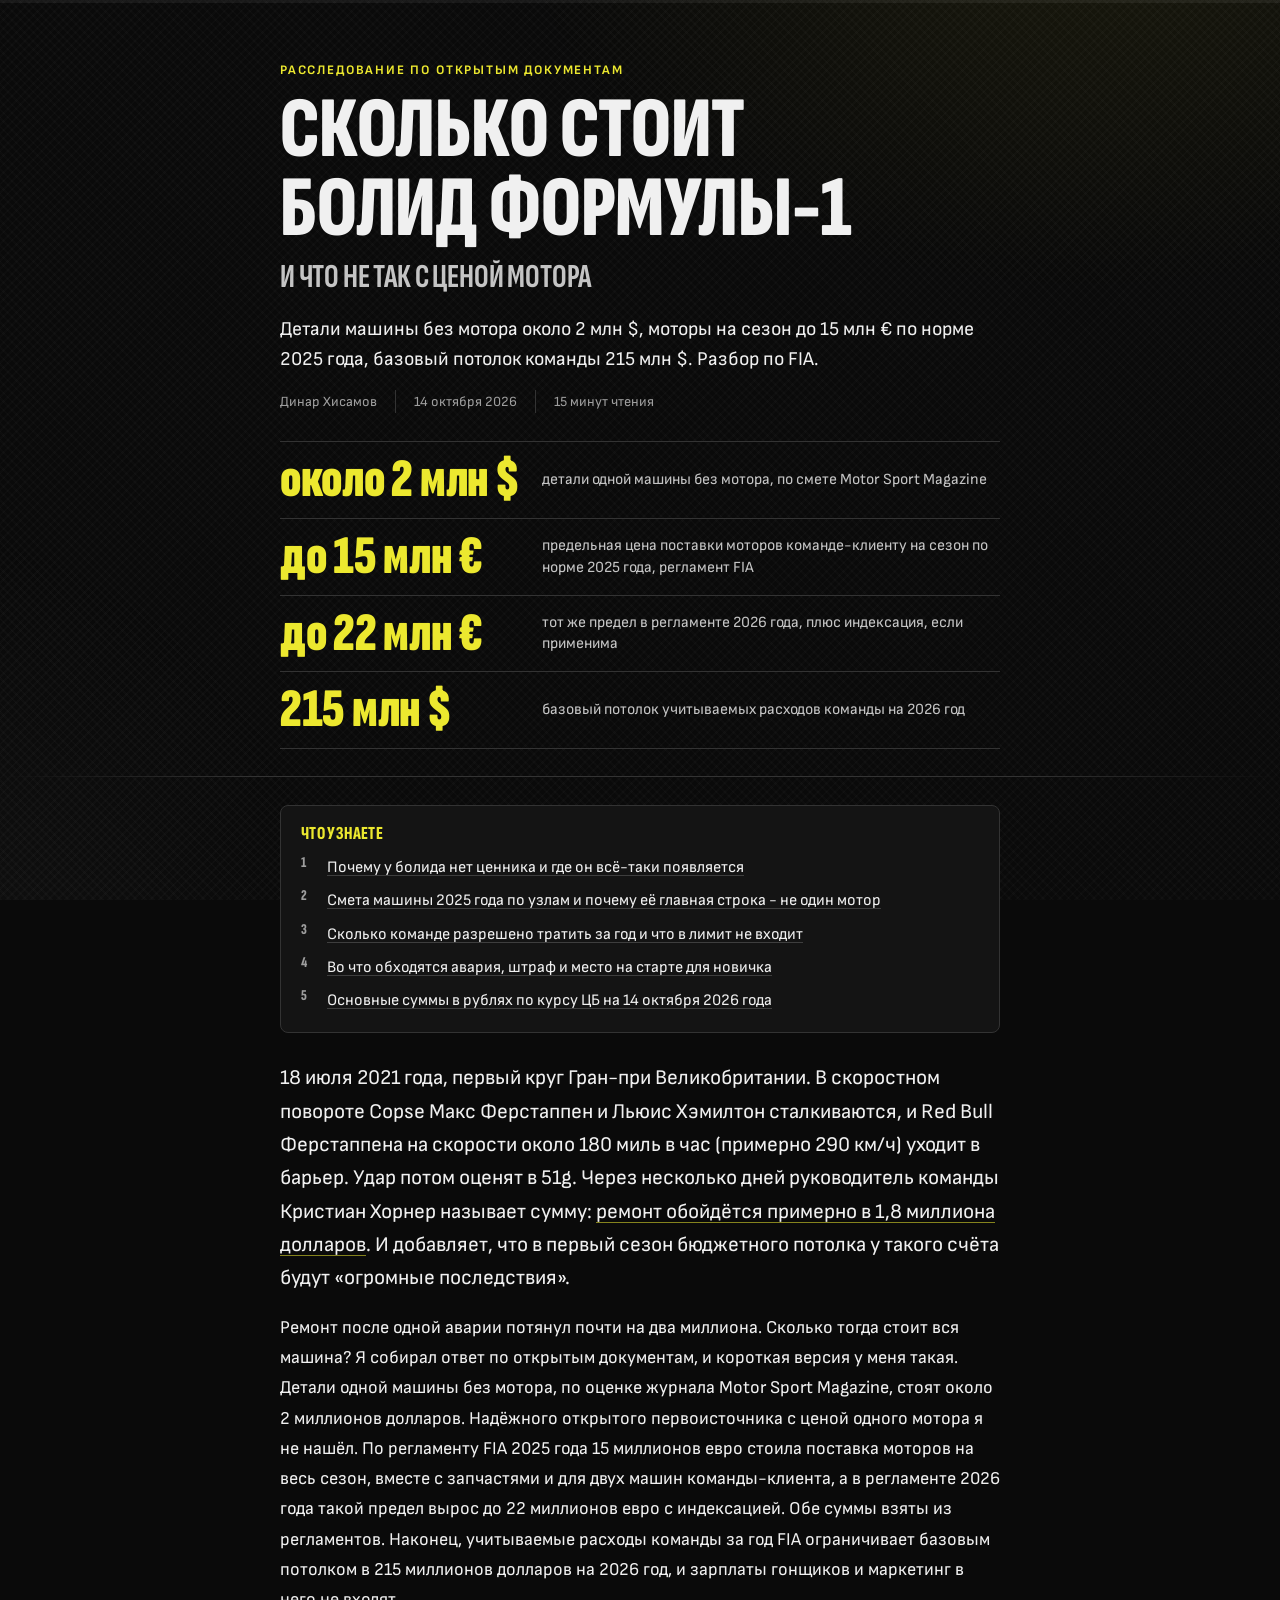
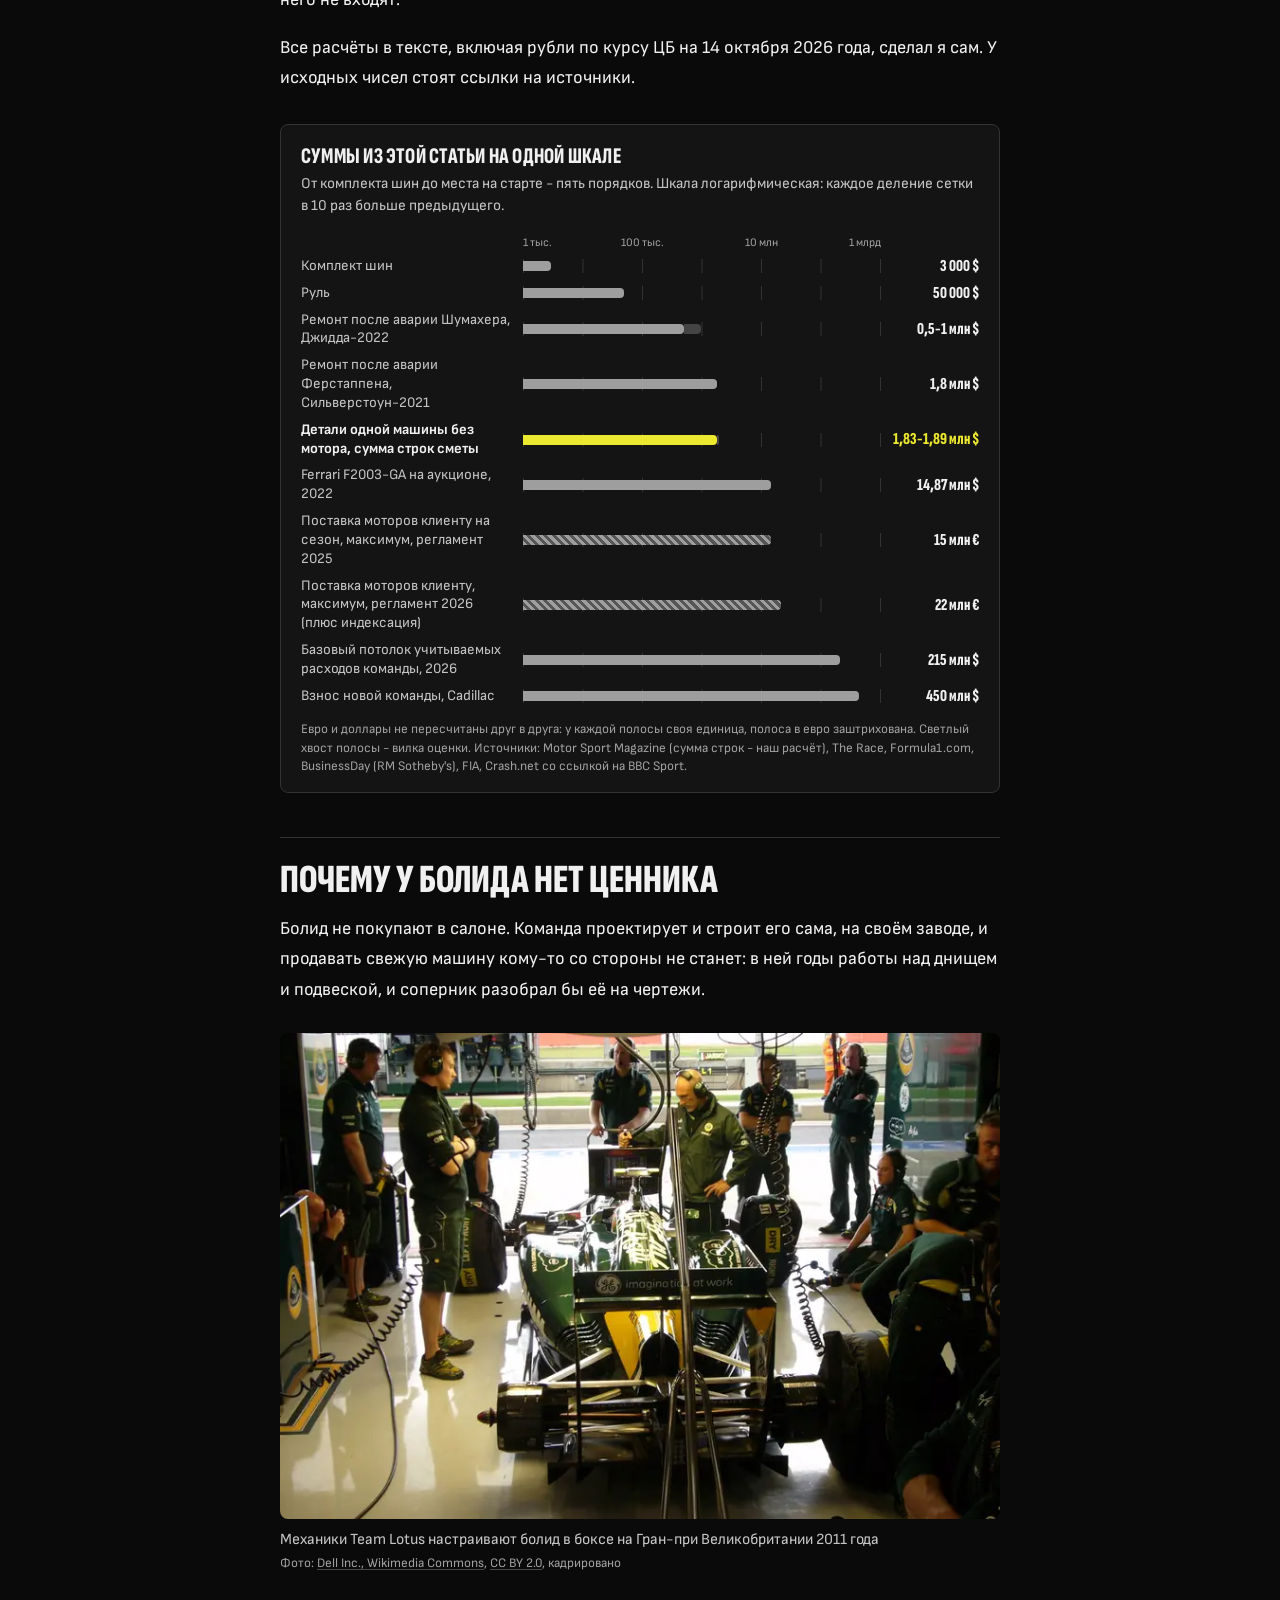
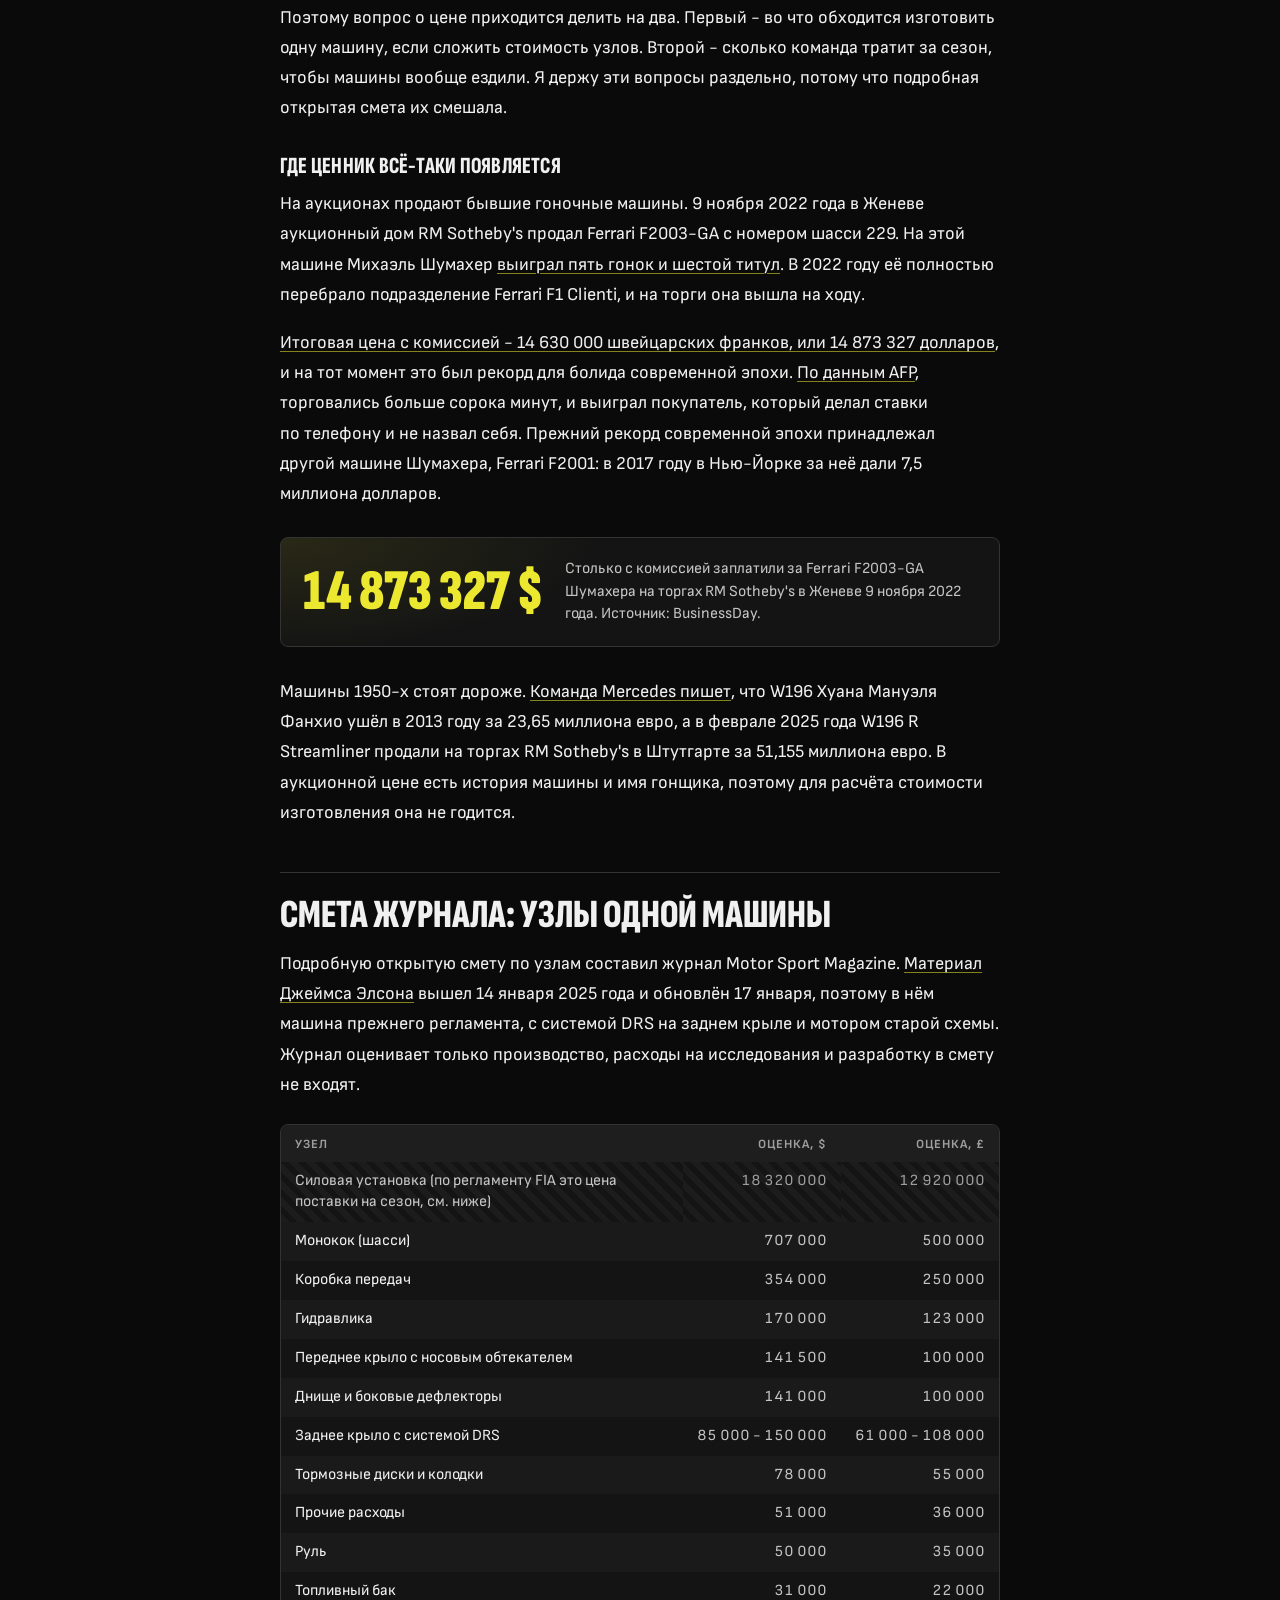
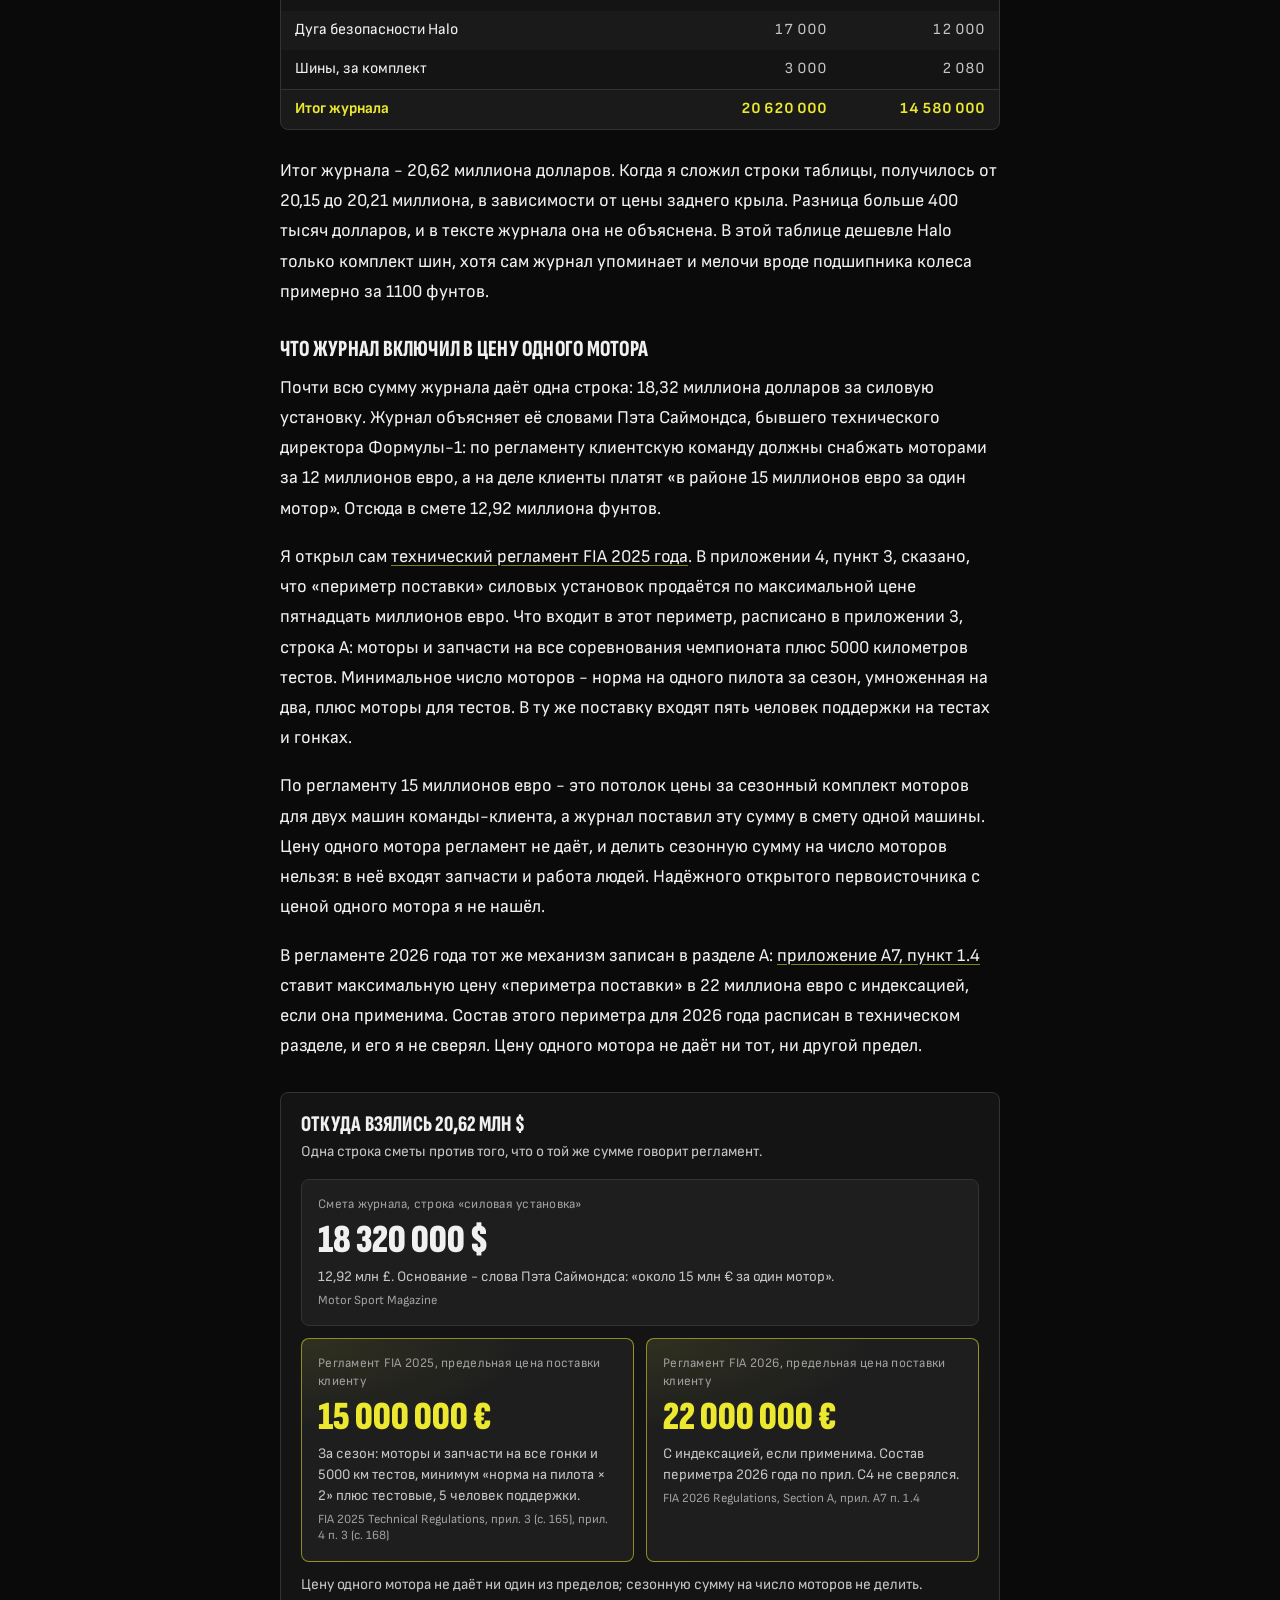
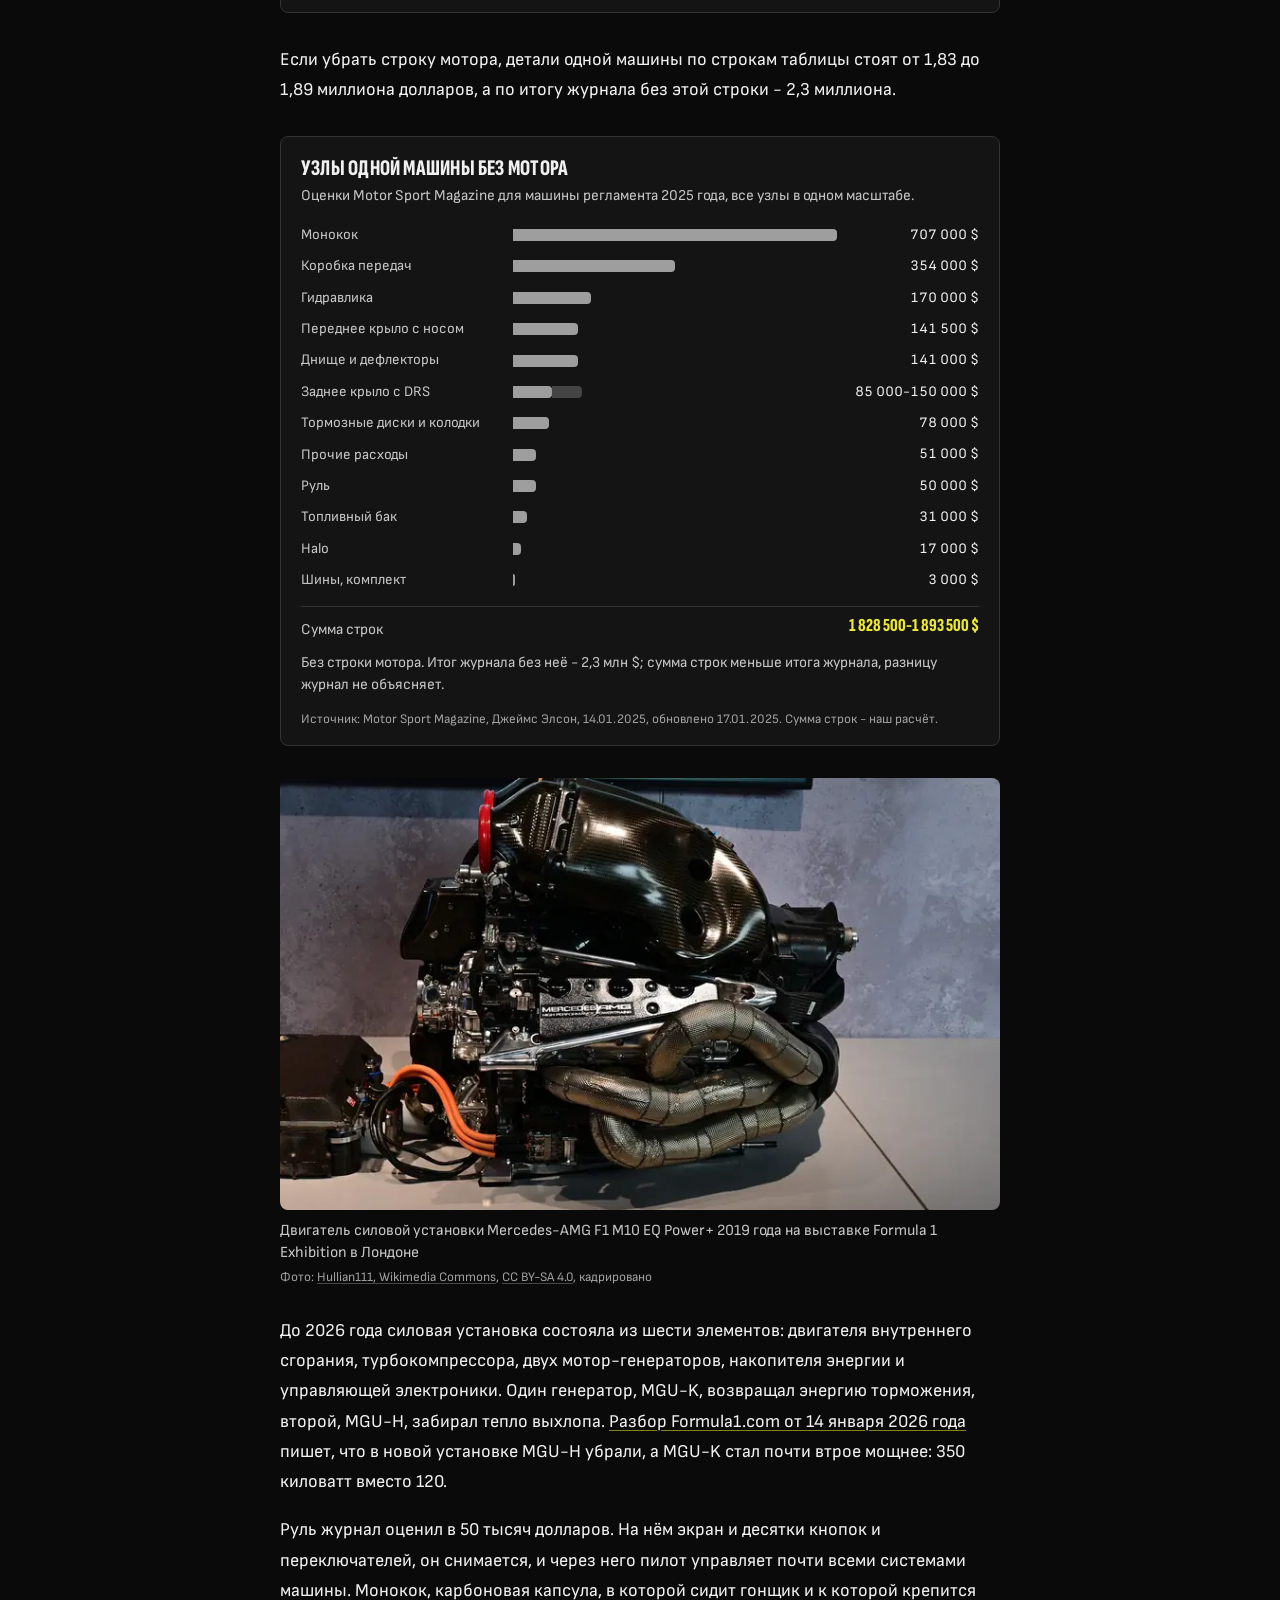
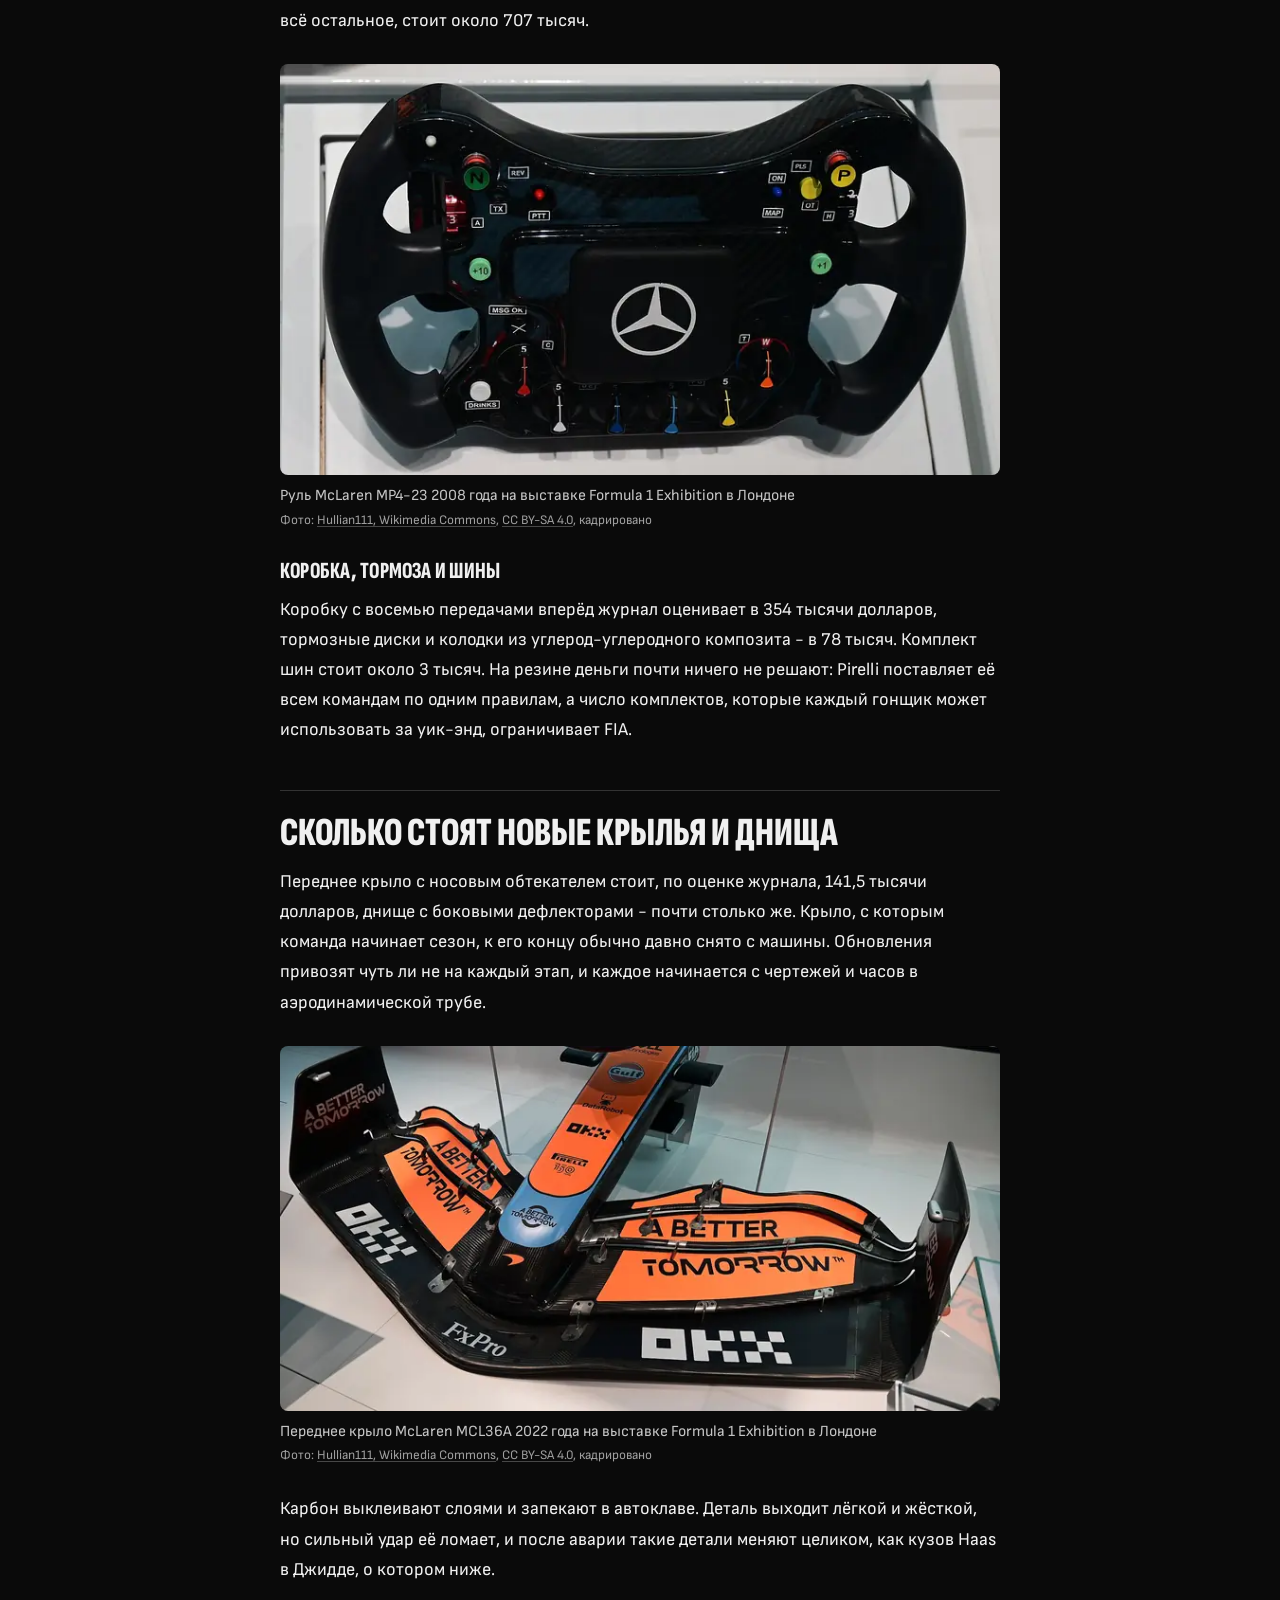
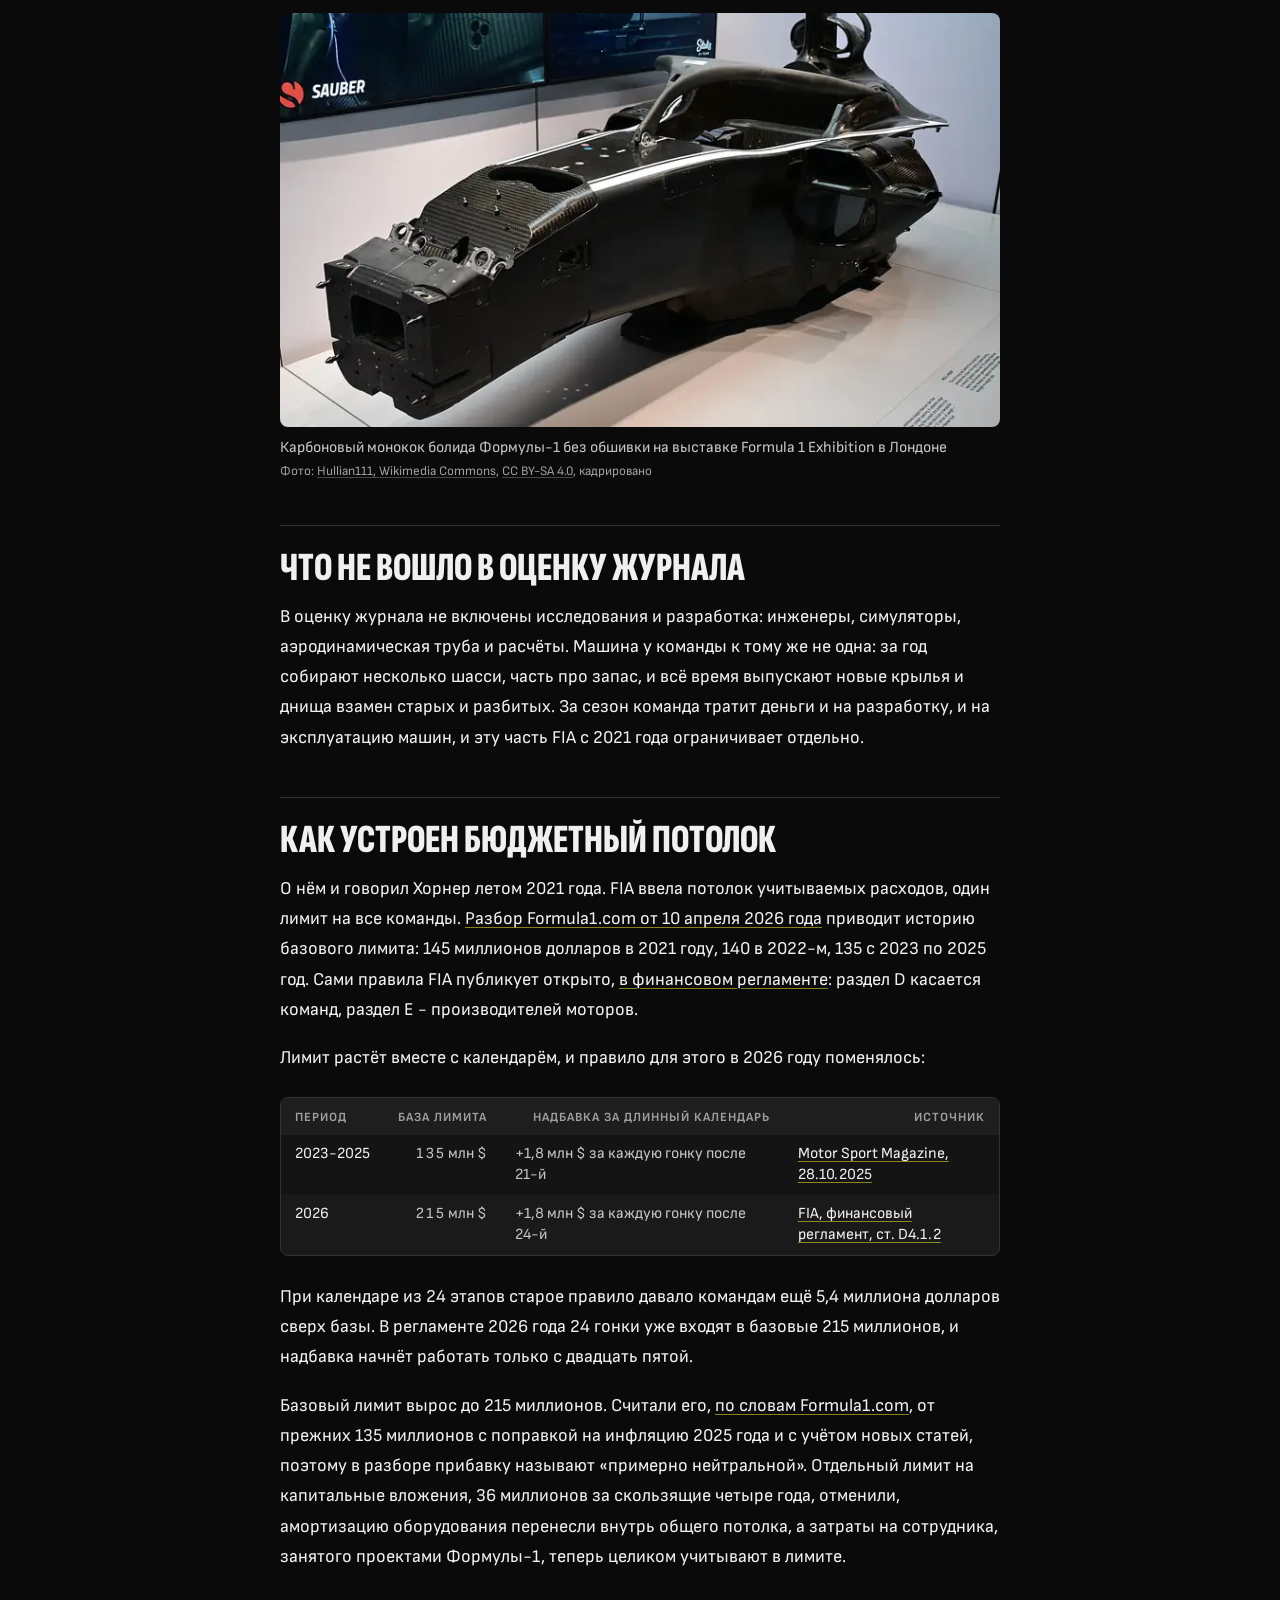
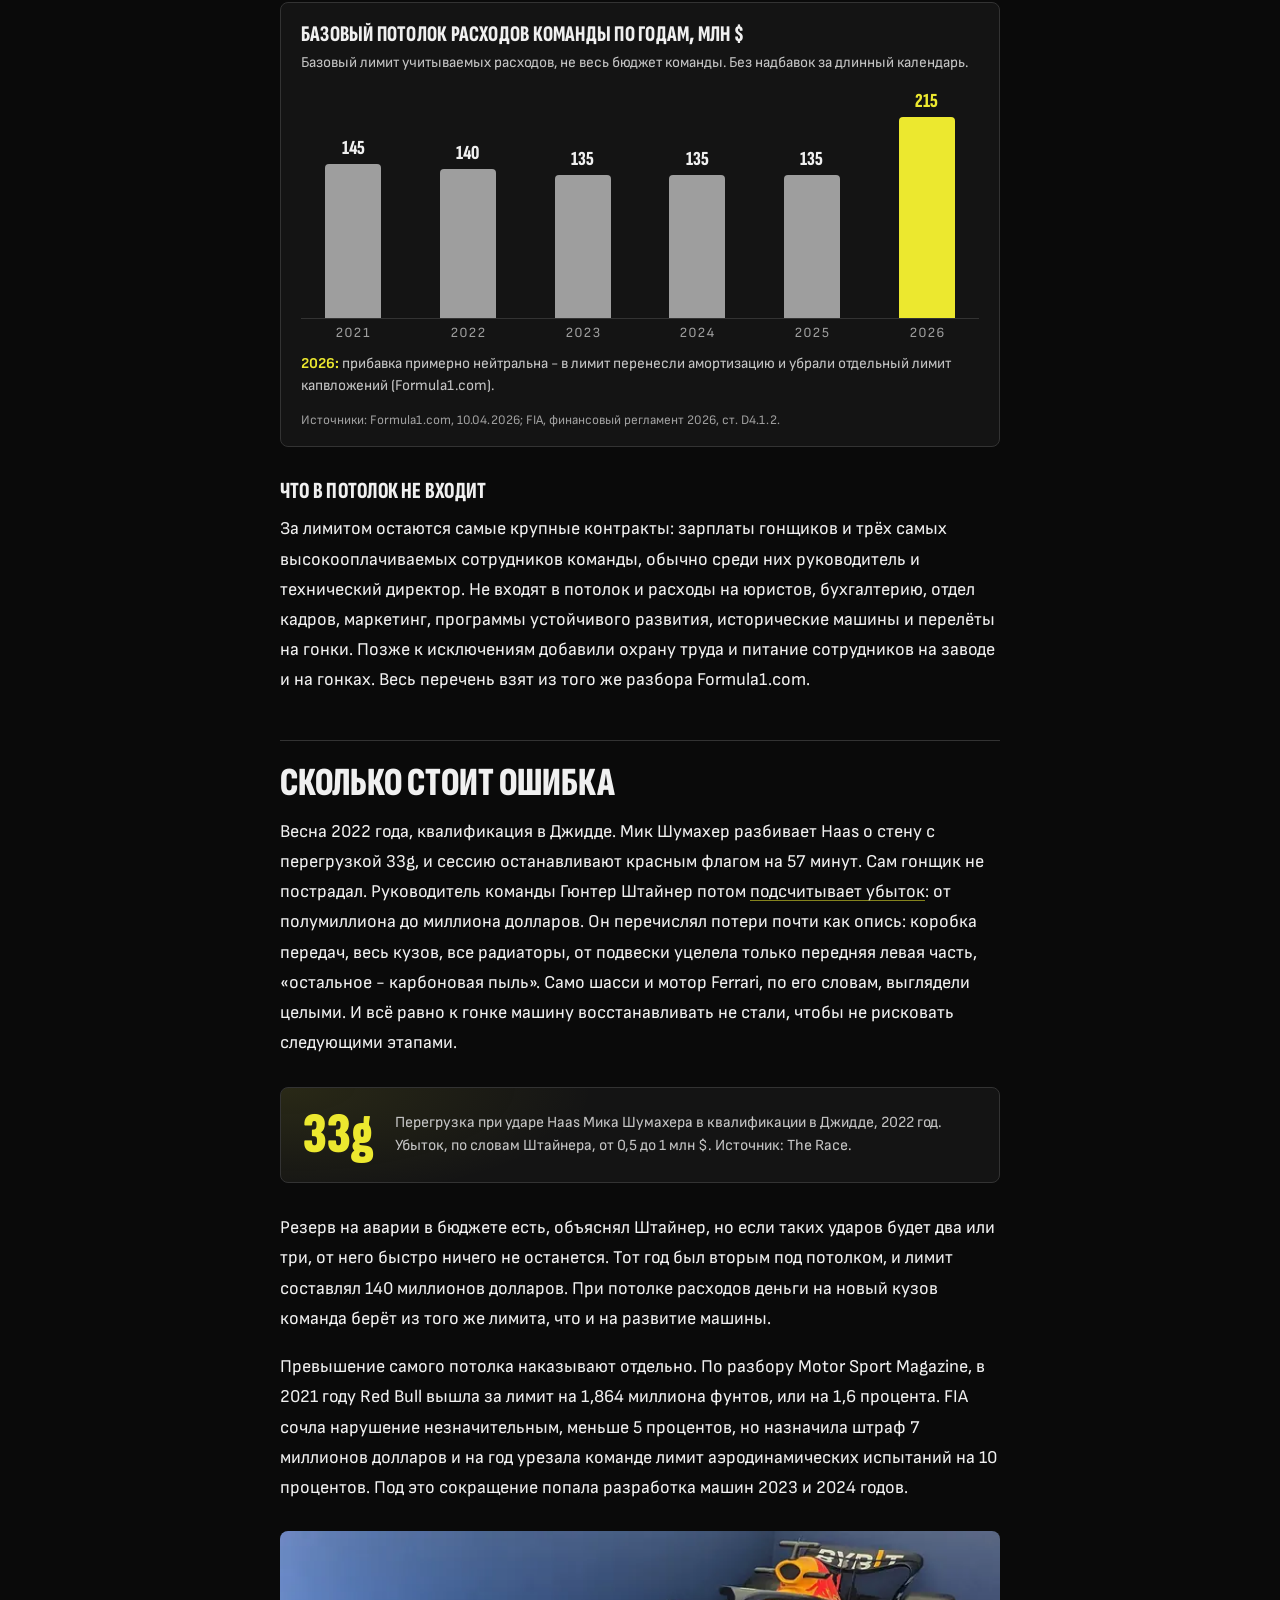
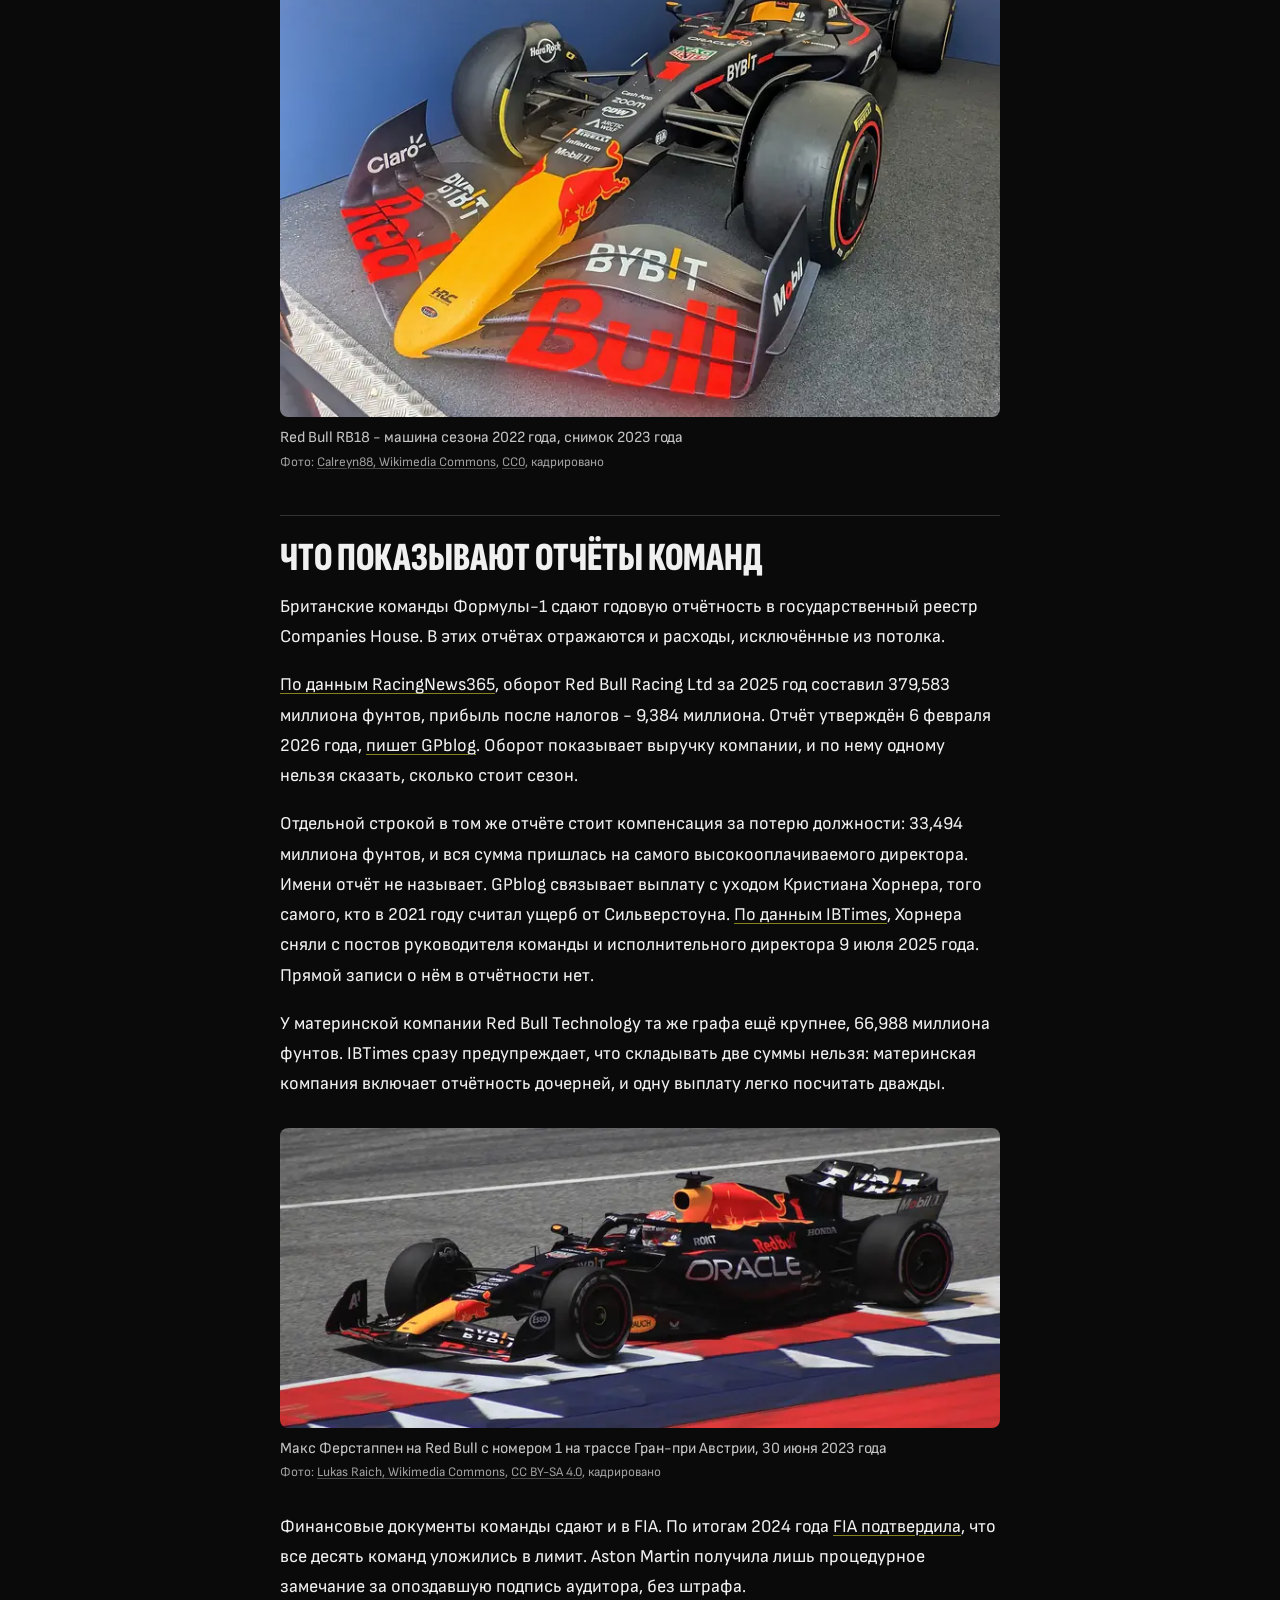
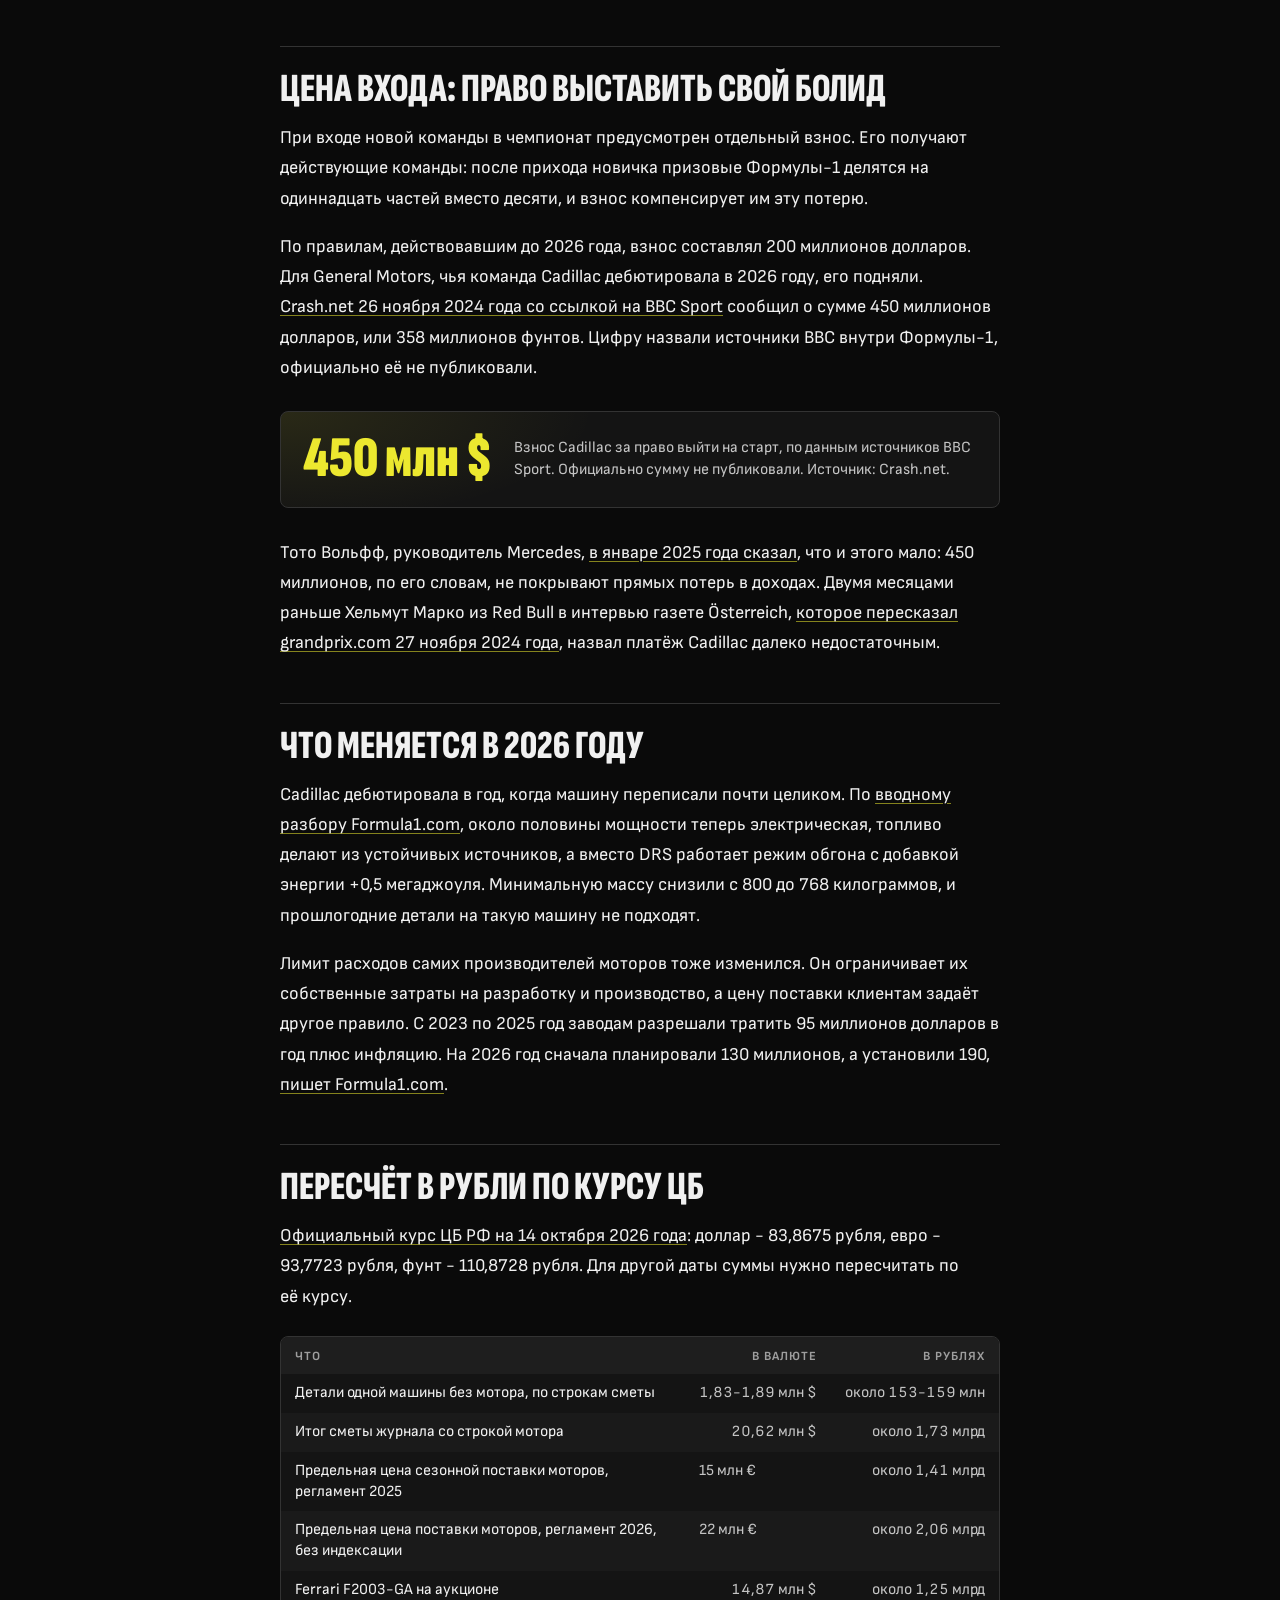
<file: index.html>
<!doctype html>
<html lang="ru">
<head>
<meta charset="utf-8">
<meta name="viewport" content="width=device-width, initial-scale=1">
<title>Сколько стоит болид Формулы-1 и что не так с ценой мотора</title>
<meta name="description" content="Детали машины без мотора около 2 млн $, моторы на сезон до 15 млн € по норме 2025 года, базовый потолок команды 215 млн $. Разбор по FIA.">
<meta name="robots" content="noindex, nofollow">
<link rel="canonical" href="https://dinarmizex-hue.github.io/f1-car-cost/">
<meta name="theme-color" content="#0a0a0a">
<link rel="icon" href="data:image/svg+xml,%3Csvg xmlns='http://www.w3.org/2000/svg' viewBox='0 0 32 32'%3E%3Crect width='32' height='32' rx='7' fill='%230a0a0a'/%3E%3Cpath d='M7 22h18v3H7zM9 18h14v2H9z' fill='%23ece82f'/%3E%3C/svg%3E">
<meta property="og:type" content="article">
<meta property="og:locale" content="ru_RU">
<meta property="og:title" content="Сколько стоит болид Формулы-1 и что не так с ценой мотора">
<meta property="og:description" content="Детали машины без мотора около 2 млн $, моторы на сезон до 15 млн € по норме 2025 года, базовый потолок команды 215 млн $. Разбор по FIA.">
<meta property="og:url" content="https://dinarmizex-hue.github.io/f1-car-cost/">
<meta property="og:image" content="https://dinarmizex-hue.github.io/f1-car-cost/og.jpg">
<meta property="og:image:width" content="1200">
<meta property="og:image:height" content="630">
<meta property="og:image:alt" content="Red Bull Макса Ферстаппена на трассе Гран-при Австрии 2023 года">
<meta name="twitter:card" content="summary_large_image">
<link rel="preload" href="fonts/sofia-xc-normal-cyrillic.woff2" as="font" type="font/woff2" crossorigin>
<link rel="preload" href="fonts/sofia-sans-normal-cyrillic.woff2" as="font" type="font/woff2" crossorigin>
<link rel="stylesheet" href="style.css?v=65ecea8c81">
<script>document.documentElement.classList.add('js')</script>
<script type="application/ld+json">{"@context": "https://schema.org", "@type": "Article", "headline": "Сколько стоит болид Формулы-1 и что не так с ценой мотора", "description": "Детали машины без мотора около 2 млн $, моторы на сезон до 15 млн € по норме 2025 года, базовый потолок команды 215 млн $. Разбор по FIA.", "inLanguage": "ru", "datePublished": "2026-10-14", "dateModified": "2026-10-14", "image": ["https://dinarmizex-hue.github.io/f1-car-cost/og.jpg"], "author": {"@type": "Person", "name": "Динар Хисамов"}, "mainEntityOfPage": {"@type": "WebPage", "@id": "https://dinarmizex-hue.github.io/f1-car-cost/"}, "wordCount": 2668}</script>
</head>
<body>
<a class="skip" href="#statya" data-x>К тексту статьи</a>
<div class="progress" aria-hidden="true"><span></span></div>
<nav class="rail" aria-label="Разделы статьи" data-x><ol><li><a href="#bez-cennika">Нет ценника</a></li><li><a href="#smeta">Смета по узлам</a></li><li><a href="#krylo-i-dnishche">Крылья и днища</a></li><li><a href="#vne-smety">Вне сметы</a></li><li><a href="#potolok">Бюджетный потолок</a></li><li><a href="#oshibka">Цена ошибки</a></li><li><a href="#otchety">Отчёты команд</a></li><li><a href="#cena-vhoda">Цена входа</a></li><li><a href="#chto-menyaetsya-v-2026-godu">2026 год</a></li><li><a href="#rubli">В рублях</a></li><li><a href="#itog">Итог</a></li><li><a href="#istochniki">Источники</a></li></ol></nav>
<header class="hero">
<div class="col">
<p class="kicker" data-x>Расследование по открытым документам</p>
<h1><span class="h1a">Сколько стоит болид Формулы-1</span> <span class="h1b">и что не так с ценой мотора</span></h1>
<p class="dek">Детали машины без мотора около 2 млн $, моторы на сезон до 15 млн € по норме 2025 года, базовый потолок команды 215 млн $. Разбор по FIA.</p>
<p class="byline" data-x><span>Динар Хисамов</span><span>14 октября 2026</span><span>15 минут чтения</span></p>
<ol class="tower" data-x aria-label="Короткий ответ">
<li><span class="tw-num">около 2 млн&nbsp;$</span><span class="tw-cap">детали одной машины без мотора, по смете Motor Sport Magazine</span></li>
<li><span class="tw-num">до&nbsp;15 млн&nbsp;€</span><span class="tw-cap">предельная цена поставки моторов команде-клиенту на сезон по норме 2025 года, регламент FIA</span></li>
<li><span class="tw-num">до&nbsp;22 млн&nbsp;€</span><span class="tw-cap">тот же предел в регламенте 2026 года, плюс индексация, если применима</span></li>
<li><span class="tw-num" data-count="215">215 млн&nbsp;$</span><span class="tw-cap">базовый потолок учитываемых расходов команды на 2026 год</span></li>
</ol>
</div>
</header>
<main id="statya">
<div class="col">
<nav class="learn" aria-label="Что узнаете" data-x><p class="learn-t">Что узнаете</p><ol><li><a href="#bez-cennika">Почему у болида нет ценника и где он всё-таки появляется</a></li><li><a href="#smeta">Смета машины 2025 года по узлам и почему её главная строка - не один мотор</a></li><li><a href="#potolok">Сколько команде разрешено тратить за год и что в лимит не входит</a></li><li><a href="#oshibka">Во что обходятся авария, штраф и место на старте для новичка</a></li><li><a href="#rubli">Основные суммы в рублях по курсу ЦБ на 14 октября 2026 года</a></li></ol></nav>
<div class="prose">
<p class="lede">18 июля 2021 года, первый круг Гран-при Великобритании. В скоростном повороте Copse Макс Ферстаппен и Льюис Хэмилтон сталкиваются, и Red Bull Ферстаппена на скорости около 180 миль в час (примерно 290 км/ч) уходит в барьер. Удар потом оценят в 51g. Через несколько дней руководитель команды Кристиан Хорнер называет сумму: <a href="https://www.formula1.com/en/latest/article/red-bull-estimate-damage-to-verstappens-car-from-hamilton-collision-will.4KgQmjryYnBWvTbLQu5IYc" target="_blank" rel="noopener">ремонт обойдётся примерно в 1,8 миллиона долларов</a>. И добавляет, что в первый сезон бюджетного потолка у такого счёта будут «огромные последствия».</p>
<p>Ремонт после одной аварии потянул почти на два миллиона. Сколько тогда стоит вся машина? Я собирал ответ по открытым документам, и короткая версия у меня такая. Детали одной машины без мотора, по оценке журнала Motor Sport Magazine, стоят около 2 миллионов долларов. Надёжного открытого первоисточника с ценой одного мотора я не нашёл. По регламенту FIA 2025 года 15 миллионов евро стоила поставка моторов на весь сезон, вместе с запчастями и для двух машин команды-клиента, а в регламенте 2026 года такой предел вырос до 22 миллионов евро с индексацией. Обе суммы взяты из регламентов. Наконец, учитываемые расходы команды за год FIA ограничивает базовым потолком в 215 миллионов долларов на 2026 год, и зарплаты гонщиков и маркетинг в него не входят.</p>
<p>Все расчёты в тексте, включая рубли по курсу ЦБ на 14 октября 2026 года, сделал я сам. У исходных чисел стоят ссылки на источники.</p>
<figure class="chart chart-lad reveal" data-x id="masshtab">
<figcaption class="chart-head"><span class="chart-title">Суммы из этой статьи на одной шкале</span>
<span class="chart-sub">От комплекта шин до места на старте - пять порядков. Шкала логарифмическая: каждое деление сетки в 10 раз больше предыдущего.</span></figcaption>
<div class="lad-axis" aria-hidden="true"><span style="--l:0.00%">1 тыс.</span><span style="--l:33.33%">100 тыс.</span><span style="--l:66.67%">10 млн</span><span style="--l:100.00%">1 млрд</span></div>
<ol class="lad"><li class="lad-row" style="--i:0"><span class="lad-what">Комплект шин</span><span class="lad-track" aria-hidden="true"><span class="lad-bar" style="--w:7.95%"></span></span><span class="lad-val">3 000 $</span></li><li class="lad-row" style="--i:1"><span class="lad-what">Руль</span><span class="lad-track" aria-hidden="true"><span class="lad-bar" style="--w:28.32%"></span></span><span class="lad-val">50 000 $</span></li><li class="lad-row" style="--i:2"><span class="lad-what">Ремонт после аварии Шумахера, Джидда-2022</span><span class="lad-track" aria-hidden="true"><span class="lad-bar" style="--w:44.98%"></span><span class="lad-ext" style="--l:44.98%;--w:5.02%"></span></span><span class="lad-val">0,5-1 млн $</span></li><li class="lad-row" style="--i:3"><span class="lad-what">Ремонт после аварии Ферстаппена, Сильверстоун-2021</span><span class="lad-track" aria-hidden="true"><span class="lad-bar" style="--w:54.25%"></span></span><span class="lad-val">1,8 млн $</span></li><li class="lad-row is-hot" style="--i:4"><span class="lad-what">Детали одной машины без мотора, сумма строк сметы</span><span class="lad-track" aria-hidden="true"><span class="lad-bar" style="--w:54.37%"></span><span class="lad-ext" style="--l:54.37%;--w:0.60%"></span></span><span class="lad-val">1,83-1,89 млн $</span></li><li class="lad-row" style="--i:5"><span class="lad-what">Ferrari F2003-GA на аукционе, 2022</span><span class="lad-track" aria-hidden="true"><span class="lad-bar" style="--w:69.54%"></span></span><span class="lad-val">14,87 млн $</span></li><li class="lad-row is-eur" style="--i:6"><span class="lad-what">Поставка моторов клиенту на сезон, максимум, регламент 2025</span><span class="lad-track" aria-hidden="true"><span class="lad-bar" style="--w:69.60%"></span></span><span class="lad-val">15 млн €</span></li><li class="lad-row is-eur" style="--i:7"><span class="lad-what">Поставка моторов клиенту, максимум, регламент 2026 (плюс индексация)</span><span class="lad-track" aria-hidden="true"><span class="lad-bar" style="--w:72.37%"></span></span><span class="lad-val">22 млн €</span></li><li class="lad-row" style="--i:8"><span class="lad-what">Базовый потолок учитываемых расходов команды, 2026</span><span class="lad-track" aria-hidden="true"><span class="lad-bar" style="--w:88.87%"></span></span><span class="lad-val">215 млн $</span></li><li class="lad-row" style="--i:9"><span class="lad-what">Взнос новой команды, Cadillac</span><span class="lad-track" aria-hidden="true"><span class="lad-bar" style="--w:94.22%"></span></span><span class="lad-val">450 млн $</span></li></ol>
<p class="chart-src">Евро и доллары не пересчитаны друг в друга: у каждой полосы своя единица, полоса в евро заштрихована. Светлый хвост полосы - вилка оценки. Источники: Motor Sport Magazine (сумма строк - наш расчёт), The Race, Formula1.com, BusinessDay (RM Sotheby's), FIA, Crash.net со ссылкой на BBC Sport.</p>
</figure>
<h2 id="bez-cennika">Почему у болида нет ценника</h2>
<p>Болид не покупают в салоне. Команда проектирует и строит его сама, на своём заводе, и продавать свежую машину кому-то со стороны не станет: в ней годы работы над днищем и подвеской, и соперник разобрал бы её на чертежи.</p>
<figure class="photo reveal"><div class="ph"><img src="img/lotus-garage-760.webp" srcset="img/lotus-garage-760.webp 760w, img/lotus-garage-1200.webp 1200w" sizes="(max-width: 800px) 100vw, 720px" width="1200" height="810" loading="lazy" decoding="async" alt="Механики Team Lotus настраивают болид в боксе на Гран-при Великобритании 2011 года"></div><figcaption><span class="ph-cap">Механики Team Lotus настраивают болид в боксе на Гран-при Великобритании 2011 года</span><span class="credit" data-x>Фото: <a href="https://commons.wikimedia.org/wiki/File:2011_British_GP_-_Lotus_garage.jpg" target="_blank" rel="noopener">Dell Inc., Wikimedia Commons</a>, <a href="https://creativecommons.org/licenses/by/2.0/" target="_blank" rel="noopener">CC BY 2.0</a>, кадрировано</span></figcaption></figure>
<p>Поэтому вопрос о цене приходится делить на два. Первый - во что обходится изготовить одну машину, если сложить стоимость узлов. Второй - сколько команда тратит за сезон, чтобы машины вообще ездили. Я держу эти вопросы раздельно, потому что подробная открытая смета их смешала.</p>
<h3>Где ценник всё-таки появляется</h3>
<p>На аукционах продают бывшие гоночные машины. 9 ноября 2022 года в Женеве аукционный дом RM Sotheby's продал Ferrari F2003-GA с номером шасси 229. На этой машине Михаэль Шумахер <a href="https://tiresandparts.net/news/ex-michael-schumacher-ferrari-f2003-ga-sells-for-record-14630000-chf-14873327-usd-at-sothebys-luxury-week-sale-in-geneva/" target="_blank" rel="noopener">выиграл пять гонок и шестой титул</a>. В 2022 году её полностью перебрало подразделение Ferrari F1 Clienti, и на торги она вышла на ходу.</p>
<p><a href="https://www.businessday.co.za/bd/life/motoring/2022-11-16-schumacher-ferrari-sells-for-more-than-14m-at-swiss-auction/" target="_blank" rel="noopener">Итоговая цена с комиссией - 14 630 000 швейцарских франков, или 14 873 327 долларов</a>, и на тот момент это был рекорд для болида современной эпохи. <a href="https://gulfnews.com/sport/schumacher-ferrari-fetches-record-13-million-at-auction-1.1668011144508" target="_blank" rel="noopener">По данным AFP</a>, торговались больше сорока минут, и выиграл покупатель, который делал ставки по телефону и не назвал себя. Прежний рекорд современной эпохи принадлежал другой машине Шумахера, Ferrari F2001: в 2017 году в Нью-Йорке за неё дали 7,5 миллиона долларов.</p>
<aside class="vrezka reveal" data-x><span class="vr-num" data-count="14873327">14 873 327 $</span><span class="vr-text">Столько с комиссией заплатили за Ferrari F2003-GA Шумахера на торгах RM Sotheby's в Женеве 9 ноября 2022 года. Источник: BusinessDay.</span></aside>
<p>Машины <span class="nw">1950-х</span> стоят дороже. <a href="https://www.mercedesamgf1.com/news/introducing-the-most-valuable-grand-prix-car-ever" target="_blank" rel="noopener">Команда Mercedes пишет</a>, что W196 Хуана Мануэля Фанхио ушёл в 2013 году за 23,65 миллиона евро, а в феврале 2025 года W196 R Streamliner продали на торгах RM Sotheby's в Штутгарте за 51,155 миллиона евро. В аукционной цене есть история машины и имя гонщика, поэтому для расчёта стоимости изготовления она не годится.</p>
<h2 id="smeta">Смета журнала: узлы одной машины</h2>
<p>Подробную открытую смету по узлам составил журнал Motor Sport Magazine. <a href="https://www.motorsportmagazine.com/articles/single-seaters/f1/how-much-does-an-f1-car-cost/" target="_blank" rel="noopener">Материал Джеймса Элсона</a> вышел 14 января 2025 года и обновлён 17 января, поэтому в нём машина прежнего регламента, с системой DRS на заднем крыле и мотором старой схемы. Журнал оценивает только производство, расходы на исследования и разработку в смету не входят.</p>
<div class="tbl stack"><table><thead><tr><th>Узел</th><th class=n>Оценка, $</th><th class=n>Оценка, £</th></tr></thead><tbody><tr class="mot"><td data-label="Узел"><span class="cv">Силовая установка (по регламенту FIA это цена поставки на сезон, см. ниже)</span></td><td data-label="Оценка, $" class=n><span class="cv">18 320 000</span></td><td data-label="Оценка, £" class=n><span class="cv">12 920 000</span></td></tr><tr><td data-label="Узел"><span class="cv">Монокок (шасси)</span></td><td data-label="Оценка, $" class=n><span class="cv">707 000</span></td><td data-label="Оценка, £" class=n><span class="cv">500 000</span></td></tr><tr><td data-label="Узел"><span class="cv">Коробка передач</span></td><td data-label="Оценка, $" class=n><span class="cv">354 000</span></td><td data-label="Оценка, £" class=n><span class="cv">250 000</span></td></tr><tr><td data-label="Узел"><span class="cv">Гидравлика</span></td><td data-label="Оценка, $" class=n><span class="cv">170 000</span></td><td data-label="Оценка, £" class=n><span class="cv">123 000</span></td></tr><tr><td data-label="Узел"><span class="cv">Переднее крыло с носовым обтекателем</span></td><td data-label="Оценка, $" class=n><span class="cv">141 500</span></td><td data-label="Оценка, £" class=n><span class="cv">100 000</span></td></tr><tr><td data-label="Узел"><span class="cv">Днище и боковые дефлекторы</span></td><td data-label="Оценка, $" class=n><span class="cv">141 000</span></td><td data-label="Оценка, £" class=n><span class="cv">100 000</span></td></tr><tr><td data-label="Узел"><span class="cv">Заднее крыло с системой DRS</span></td><td data-label="Оценка, $" class=n><span class="cv">85 000 - 150 000</span></td><td data-label="Оценка, £" class=n><span class="cv">61 000 - 108 000</span></td></tr><tr><td data-label="Узел"><span class="cv">Тормозные диски и колодки</span></td><td data-label="Оценка, $" class=n><span class="cv">78 000</span></td><td data-label="Оценка, £" class=n><span class="cv">55 000</span></td></tr><tr><td data-label="Узел"><span class="cv">Прочие расходы</span></td><td data-label="Оценка, $" class=n><span class="cv">51 000</span></td><td data-label="Оценка, £" class=n><span class="cv">36 000</span></td></tr><tr><td data-label="Узел"><span class="cv">Руль</span></td><td data-label="Оценка, $" class=n><span class="cv">50 000</span></td><td data-label="Оценка, £" class=n><span class="cv">35 000</span></td></tr><tr><td data-label="Узел"><span class="cv">Топливный бак</span></td><td data-label="Оценка, $" class=n><span class="cv">31 000</span></td><td data-label="Оценка, £" class=n><span class="cv">22 000</span></td></tr><tr><td data-label="Узел"><span class="cv">Дуга безопасности Halo</span></td><td data-label="Оценка, $" class=n><span class="cv">17 000</span></td><td data-label="Оценка, £" class=n><span class="cv">12 000</span></td></tr><tr><td data-label="Узел"><span class="cv">Шины, за комплект</span></td><td data-label="Оценка, $" class=n><span class="cv">3 000</span></td><td data-label="Оценка, £" class=n><span class="cv">2 080</span></td></tr><tr class="tot"><td data-label="Узел"><span class="cv"><strong>Итог журнала</strong></span></td><td data-label="Оценка, $" class=n><span class="cv"><strong>20 620 000</strong></span></td><td data-label="Оценка, £" class=n><span class="cv"><strong>14 580 000</strong></span></td></tr></tbody></table></div>
<p>Итог журнала - 20,62 миллиона долларов. Когда я сложил строки таблицы, получилось от 20,15 до 20,21 миллиона, в зависимости от цены заднего крыла. Разница больше 400 тысяч долларов, и в тексте журнала она не объяснена. В этой таблице дешевле Halo только комплект шин, хотя сам журнал упоминает и мелочи вроде подшипника колеса примерно за 1100 фунтов.</p>
<h3>Что журнал включил в цену одного мотора</h3>
<p>Почти всю сумму журнала даёт одна строка: 18,32 миллиона долларов за силовую установку. Журнал объясняет её словами Пэта Саймондса, бывшего технического директора <span class="nw">Формулы-1</span>: по регламенту клиентскую команду должны снабжать моторами за 12 миллионов евро, а на деле клиенты платят «в районе 15 миллионов евро за один мотор». Отсюда в смете 12,92 миллиона фунтов.</p>
<p>Я открыл сам <a href="https://www.fia.com/sites/default/files/documents/fia_2025_formula_1_technical_regulations_-_issue_03_-_2025-04-07.pdf" target="_blank" rel="noopener">технический регламент FIA 2025 года</a>. В приложении 4, пункт 3, сказано, что «периметр поставки» силовых установок продаётся по максимальной цене пятнадцать миллионов евро. Что входит в этот периметр, расписано в приложении 3, строка A: моторы и запчасти на все соревнования чемпионата плюс 5000 километров тестов. Минимальное число моторов - норма на одного пилота за сезон, умноженная на два, плюс моторы для тестов. В ту же поставку входят пять человек поддержки на тестах и гонках.</p>
<p>По регламенту 15 миллионов евро - это потолок цены за сезонный комплект моторов для двух машин команды-клиента, а журнал поставил эту сумму в смету одной машины. Цену одного мотора регламент не даёт, и делить сезонную сумму на число моторов нельзя: в неё входят запчасти и работа людей. Надёжного открытого первоисточника с ценой одного мотора я не нашёл.</p>
<p>В регламенте 2026 года тот же механизм записан в разделе A: <a href="https://www.fia.com/system/files/documents/fia_2026_f1_regulations_-_section_a_general_provisions_-_iss_03_-_2026-06-25.pdf" target="_blank" rel="noopener">приложение A7, пункт 1.4</a> ставит максимальную цену «периметра поставки» в 22 миллиона евро с индексацией, если она применима. Состав этого периметра для 2026 года расписан в техническом разделе, и его я не сверял. Цену одного мотора не даёт ни тот, ни другой предел.</p>
<figure class="chart chart-motor reveal" data-x id="motor">
<figcaption class="chart-head"><span class="chart-title">Откуда взялись 20,62 млн $</span>
<span class="chart-sub">Одна строка сметы против того, что о той же сумме говорит регламент.</span></figcaption>
<div class="duo">
<div class="duo-card"><span class="duo-who">Смета журнала, строка «силовая установка»</span>
<span class="duo-num">18 320 000 $</span>
<span class="duo-txt">12,92 млн £. Основание - слова Пэта Саймондса: «около 15 млн € за один мотор».</span>
<span class="duo-src">Motor Sport Magazine</span></div>
<div class="duo-card is-hot"><span class="duo-who">Регламент FIA 2025, предельная цена поставки клиенту</span>
<span class="duo-num">15 000 000 €</span>
<span class="duo-txt">За сезон: моторы и запчасти на все гонки и 5000 км тестов, минимум «норма на пилота × 2» плюс тестовые, 5 человек поддержки.</span>
<span class="duo-src">FIA 2025 Technical Regulations, прил. 3 (с. 165), прил. 4 п. 3 (с. 168)</span></div>
<div class="duo-card is-hot"><span class="duo-who">Регламент FIA 2026, предельная цена поставки клиенту</span>
<span class="duo-num">22 000 000 €</span>
<span class="duo-txt">С индексацией, если применима. Состав периметра 2026 года по прил. C4 не сверялся.</span>
<span class="duo-src">FIA 2026 Regulations, Section A, прил. A7 п. 1.4</span></div>
</div>
<p class="cap-note">Цену одного мотора не даёт ни один из пределов; сезонную сумму на число моторов не делить.</p>
</figure>
<p>Если убрать строку мотора, детали одной машины по строкам таблицы стоят от 1,83 до 1,89 миллиона долларов, а по итогу журнала без этой строки - 2,3 миллиона.</p>
<figure class="chart chart-smeta reveal" data-x id="uzly">
<figcaption class="chart-head"><span class="chart-title">Узлы одной машины без мотора</span>
<span class="chart-sub">Оценки Motor Sport Magazine для машины регламента 2025 года, все узлы в одном масштабе.</span></figcaption>
<ul class="sm"><li style="--i:0"><span class="sm-name">Монокок</span><span class="sm-track" aria-hidden="true"><span class="sm-bar" style="--w:100.00%"></span></span><span class="sm-val">707 000 $</span></li><li style="--i:1"><span class="sm-name">Коробка передач</span><span class="sm-track" aria-hidden="true"><span class="sm-bar" style="--w:50.07%"></span></span><span class="sm-val">354 000 $</span></li><li style="--i:2"><span class="sm-name">Гидравлика</span><span class="sm-track" aria-hidden="true"><span class="sm-bar" style="--w:24.05%"></span></span><span class="sm-val">170 000 $</span></li><li style="--i:3"><span class="sm-name">Переднее крыло с носом</span><span class="sm-track" aria-hidden="true"><span class="sm-bar" style="--w:20.01%"></span></span><span class="sm-val">141 500 $</span></li><li style="--i:4"><span class="sm-name">Днище и дефлекторы</span><span class="sm-track" aria-hidden="true"><span class="sm-bar" style="--w:19.94%"></span></span><span class="sm-val">141 000 $</span></li><li style="--i:5"><span class="sm-name">Заднее крыло с DRS</span><span class="sm-track" aria-hidden="true"><span class="sm-bar" style="--w:12.02%"></span><span class="sm-ext" style="--l:12.02%;--w:9.19%"></span></span><span class="sm-val">85 000-150 000 $</span></li><li style="--i:6"><span class="sm-name">Тормозные диски и колодки</span><span class="sm-track" aria-hidden="true"><span class="sm-bar" style="--w:11.03%"></span></span><span class="sm-val">78 000 $</span></li><li style="--i:7"><span class="sm-name">Прочие расходы</span><span class="sm-track" aria-hidden="true"><span class="sm-bar" style="--w:7.21%"></span></span><span class="sm-val">51 000 $</span></li><li style="--i:8"><span class="sm-name">Руль</span><span class="sm-track" aria-hidden="true"><span class="sm-bar" style="--w:7.07%"></span></span><span class="sm-val">50 000 $</span></li><li style="--i:9"><span class="sm-name">Топливный бак</span><span class="sm-track" aria-hidden="true"><span class="sm-bar" style="--w:4.38%"></span></span><span class="sm-val">31 000 $</span></li><li style="--i:10"><span class="sm-name">Halo</span><span class="sm-track" aria-hidden="true"><span class="sm-bar" style="--w:2.40%"></span></span><span class="sm-val">17 000 $</span></li><li style="--i:11"><span class="sm-name">Шины, комплект</span><span class="sm-track" aria-hidden="true"><span class="sm-bar" style="--w:0.60%"></span></span><span class="sm-val">3 000 $</span></li></ul>
<p class="sm-sum"><span>Сумма строк</span><b>1 828 500-1 893 500 $</b></p>
<p class="cap-note">Без строки мотора. Итог журнала без неё - 2,3 млн $; сумма строк меньше итога журнала, разницу журнал не объясняет.</p>
<p class="chart-src">Источник: Motor Sport Magazine, Джеймс Элсон, 14.01.2025, обновлено 17.01.2025. Сумма строк - наш расчёт.</p>
</figure>
<figure class="photo reveal"><div class="ph"><img src="img/mercedes-engine-760.webp" srcset="img/mercedes-engine-760.webp 760w, img/mercedes-engine-1200.webp 1200w" sizes="(max-width: 800px) 100vw, 720px" width="1200" height="720" loading="lazy" decoding="async" alt="Двигатель силовой установки Mercedes-AMG F1 M10 EQ Power+ 2019 года на выставке Formula 1 Exhibition в Лондоне"></div><figcaption><span class="ph-cap">Двигатель силовой установки Mercedes-AMG F1 M10 EQ Power+ 2019 года на выставке Formula 1 Exhibition в Лондоне</span><span class="credit" data-x>Фото: <a href="https://commons.wikimedia.org/wiki/File:Mercedes-AMG_F1_M10_Engine_at_Formula_1_Exhibition,_London.jpg" target="_blank" rel="noopener">Hullian111, Wikimedia Commons</a>, <a href="https://creativecommons.org/licenses/by-sa/4.0/" target="_blank" rel="noopener">CC BY-SA 4.0</a>, кадрировано</span></figcaption></figure>
<p>До 2026 года силовая установка состояла из шести элементов: двигателя внутреннего сгорания, турбокомпрессора, двух мотор-генераторов, накопителя энергии и управляющей электроники. Один генератор, MGU-K, возвращал энергию торможения, второй, MGU-H, забирал тепло выхлопа. <a href="https://www.formula1.com/en/latest/article/2026-regulations-explained-all-you-need-to-know-about-f1s-new-power-units.14jfv7a36905uDJDdNyfQd" target="_blank" rel="noopener">Разбор Formula1.com от 14 января 2026 года</a> пишет, что в новой установке MGU-H убрали, а MGU-K стал почти втрое мощнее: 350 киловатт вместо 120.</p>
<p>Руль журнал оценил в 50 тысяч долларов. На нём экран и десятки кнопок и переключателей, он снимается, и через него пилот управляет почти всеми системами машины. Монокок, карбоновая капсула, в которой сидит гонщик и к которой крепится всё остальное, стоит около 707 тысяч.</p>
<figure class="photo reveal"><div class="ph"><img src="img/mclaren-wheel-760.webp" srcset="img/mclaren-wheel-760.webp 760w, img/mclaren-wheel-1200.webp 1200w" sizes="(max-width: 800px) 100vw, 720px" width="1200" height="686" loading="lazy" decoding="async" alt="Руль McLaren MP4-23 2008 года на выставке Formula 1 Exhibition в Лондоне"></div><figcaption><span class="ph-cap">Руль McLaren MP4-23 2008 года на выставке Formula 1 Exhibition в Лондоне</span><span class="credit" data-x>Фото: <a href="https://commons.wikimedia.org/wiki/File:McLaren_MP4-23_Steering_Wheel_at_Formula_1_Exhibition,_London.jpg" target="_blank" rel="noopener">Hullian111, Wikimedia Commons</a>, <a href="https://creativecommons.org/licenses/by-sa/4.0/" target="_blank" rel="noopener">CC BY-SA 4.0</a>, кадрировано</span></figcaption></figure>
<h3>Коробка, тормоза и шины</h3>
<p>Коробку с восемью передачами вперёд журнал оценивает в 354 тысячи долларов, тормозные диски и колодки из углерод-углеродного композита - в 78 тысяч. Комплект шин стоит около 3 тысяч. На резине деньги почти ничего не решают: Pirelli поставляет её всем командам по одним правилам, а число комплектов, которые каждый гонщик может использовать за уик-энд, ограничивает FIA.</p>
<h2 id="krylo-i-dnishche">Сколько стоят новые крылья и днища</h2>
<p>Переднее крыло с носовым обтекателем стоит, по оценке журнала, 141,5 тысячи долларов, днище с боковыми дефлекторами - почти столько же. Крыло, с которым команда начинает сезон, к его концу обычно давно снято с машины. Обновления привозят чуть ли не на каждый этап, и каждое начинается с чертежей и часов в аэродинамической трубе.</p>
<figure class="photo reveal"><div class="ph"><img src="img/mclaren-wing-760.webp" srcset="img/mclaren-wing-760.webp 760w, img/mclaren-wing-1200.webp 1200w" sizes="(max-width: 800px) 100vw, 720px" width="1200" height="608" loading="lazy" decoding="async" alt="Переднее крыло McLaren MCL36A 2022 года на выставке Formula 1 Exhibition в Лондоне"></div><figcaption><span class="ph-cap">Переднее крыло McLaren MCL36A 2022 года на выставке Formula 1 Exhibition в Лондоне</span><span class="credit" data-x>Фото: <a href="https://commons.wikimedia.org/wiki/File:McLaren_MCL36A_Front_Wing_at_Formula_1_Exhibition,_London.jpg" target="_blank" rel="noopener">Hullian111, Wikimedia Commons</a>, <a href="https://creativecommons.org/licenses/by-sa/4.0/" target="_blank" rel="noopener">CC BY-SA 4.0</a>, кадрировано</span></figcaption></figure>
<p>Карбон выклеивают слоями и запекают в автоклаве. Деталь выходит лёгкой и жёсткой, но сильный удар её ломает, и после аварии такие детали меняют целиком, как кузов Haas в Джидде, о котором ниже.</p>
<figure class="photo reveal"><div class="ph"><img src="img/monocoque-760.webp" srcset="img/monocoque-760.webp 760w, img/monocoque-1200.webp 1200w" sizes="(max-width: 800px) 100vw, 720px" width="1200" height="690" loading="lazy" decoding="async" alt="Карбоновый монокок болида Формулы-1 без обшивки на выставке Formula 1 Exhibition в Лондоне"></div><figcaption><span class="ph-cap">Карбоновый монокок болида Формулы-1 без обшивки на выставке Formula 1 Exhibition в Лондоне</span><span class="credit" data-x>Фото: <a href="https://commons.wikimedia.org/wiki/File:F1_Monocoque_Chassis_at_Formula_1_Exhibition,_London.jpg" target="_blank" rel="noopener">Hullian111, Wikimedia Commons</a>, <a href="https://creativecommons.org/licenses/by-sa/4.0/" target="_blank" rel="noopener">CC BY-SA 4.0</a>, кадрировано</span></figcaption></figure>
<h2 id="vne-smety">Что не вошло в оценку журнала</h2>
<p>В оценку журнала не включены исследования и разработка: инженеры, симуляторы, аэродинамическая труба и расчёты. Машина у команды к тому же не одна: за год собирают несколько шасси, часть про запас, и всё время выпускают новые крылья и днища взамен старых и разбитых. За сезон команда тратит деньги и на разработку, и на эксплуатацию машин, и эту часть FIA с 2021 года ограничивает отдельно.</p>
<h2 id="potolok">Как устроен бюджетный потолок</h2>
<p>О нём и говорил Хорнер летом 2021 года. FIA ввела потолок учитываемых расходов, один лимит на все команды. <a href="https://www.formula1.com/en/latest/article/explained-what-is-the-f1-cost-cap-and-why-has-it-gone-up.2tYtDIe5SbE5utjThctBT3" target="_blank" rel="noopener">Разбор Formula1.com от 10 апреля 2026 года</a> приводит историю базового лимита: 145 миллионов долларов в 2021 году, 140 в <span class="nw">2022-м</span>, 135 с 2023 по 2025 год. Сами правила FIA публикует открыто, <a href="https://www.fia.com/regulation/category/110" target="_blank" rel="noopener">в финансовом регламенте</a>: раздел D касается команд, раздел E - производителей моторов.</p>
<p>Лимит растёт вместе с календарём, и правило для этого в 2026 году поменялось:</p>
<div class="tbl stack"><table><thead><tr><th>Период</th><th class=n>База лимита</th><th class=n>Надбавка за длинный календарь</th><th class=n>Источник</th></tr></thead><tbody><tr><td data-label="Период"><span class="cv"><span class="nw">2023-2025</span></span></td><td data-label="База лимита" class=n><span class="cv">135 млн $</span></td><td data-label="Надбавка за длинный календарь"><span class="cv">+1,8 млн $ за каждую гонку после <span class="nw">21-й</span></span></td><td data-label="Источник"><span class="cv"><a href="https://www.motorsportmagazine.com/articles/single-seaters/f1/what-is-the-f1-cost-cap/" target="_blank" rel="noopener">Motor Sport Magazine, 28.10.2025</a></span></td></tr><tr><td data-label="Период"><span class="cv">2026</span></td><td data-label="База лимита" class=n><span class="cv">215 млн $</span></td><td data-label="Надбавка за длинный календарь"><span class="cv">+1,8 млн $ за каждую гонку после <span class="nw">24-й</span></span></td><td data-label="Источник"><span class="cv"><a href="https://www.fia.com/system/files/documents/fia_2026_f1_regulations_-_section_d_financial_-_f1_teams_-_iss_08_-_2026-10-01.pdf" target="_blank" rel="noopener">FIA, финансовый регламент, ст. D4.1.2</a></span></td></tr></tbody></table></div>
<p>При календаре из 24 этапов старое правило давало командам ещё 5,4 миллиона долларов сверх базы. В регламенте 2026 года 24 гонки уже входят в базовые 215 миллионов, и надбавка начнёт работать только с двадцать пятой.</p>
<p>Базовый лимит вырос до 215 миллионов. Считали его, <a href="https://www.formula1.com/en/latest/article/explained-what-is-the-f1-cost-cap-and-why-has-it-gone-up.2tYtDIe5SbE5utjThctBT3" target="_blank" rel="noopener">по словам Formula1.com</a>, от прежних 135 миллионов с поправкой на инфляцию 2025 года и с учётом новых статей, поэтому в разборе прибавку называют «примерно нейтральной». Отдельный лимит на капитальные вложения, 36 миллионов за скользящие четыре года, отменили, амортизацию оборудования перенесли внутрь общего потолка, а затраты на сотрудника, занятого проектами <span class="nw">Формулы-1</span>, теперь целиком учитывают в лимите.</p>
<figure class="chart chart-cap reveal" data-x id="potolok-po-godam">
<figcaption class="chart-head"><span class="chart-title">Базовый потолок расходов команды по годам, млн $</span>
<span class="chart-sub">Базовый лимит учитываемых расходов, не весь бюджет команды. Без надбавок за длинный календарь.</span></figcaption>
<ol class="cap"><li class="cap-col" style="--i:0;--h:67.44%"><span class="cap-val">145</span><span class="cap-bar" aria-hidden="true"></span><span class="cap-year">2021</span></li><li class="cap-col" style="--i:1;--h:65.12%"><span class="cap-val">140</span><span class="cap-bar" aria-hidden="true"></span><span class="cap-year">2022</span></li><li class="cap-col" style="--i:2;--h:62.79%"><span class="cap-val">135</span><span class="cap-bar" aria-hidden="true"></span><span class="cap-year">2023</span></li><li class="cap-col" style="--i:3;--h:62.79%"><span class="cap-val">135</span><span class="cap-bar" aria-hidden="true"></span><span class="cap-year">2024</span></li><li class="cap-col" style="--i:4;--h:62.79%"><span class="cap-val">135</span><span class="cap-bar" aria-hidden="true"></span><span class="cap-year">2025</span></li><li class="cap-col is-hot" style="--i:5;--h:100.00%"><span class="cap-val">215</span><span class="cap-bar" aria-hidden="true"></span><span class="cap-year">2026</span></li></ol>
<p class="cap-note"><b>2026:</b> прибавка примерно нейтральна - в лимит перенесли амортизацию и убрали отдельный лимит капвложений (Formula1.com).</p>
<p class="chart-src">Источники: Formula1.com, 10.04.2026; FIA, финансовый регламент 2026, ст. D4.1.2.</p>
</figure>
<h3>Что в потолок не входит</h3>
<p>За лимитом остаются самые крупные контракты: зарплаты гонщиков и трёх самых высокооплачиваемых сотрудников команды, обычно среди них руководитель и технический директор. Не входят в потолок и расходы на юристов, бухгалтерию, отдел кадров, маркетинг, программы устойчивого развития, исторические машины и перелёты на гонки. Позже к исключениям добавили охрану труда и питание сотрудников на заводе и на гонках. Весь перечень взят из того же разбора Formula1.com.</p>
<h2 id="oshibka">Сколько стоит ошибка</h2>
<p>Весна 2022 года, квалификация в Джидде. Мик Шумахер разбивает Haas о стену с перегрузкой 33g, и сессию останавливают красным флагом на 57 минут. Сам гонщик не пострадал. Руководитель команды Гюнтер Штайнер потом <a href="https://www.the-race.com/formula-1/what-six-digit-schumacher-crash-bill-means-for-haas-f1-budget/" target="_blank" rel="noopener">подсчитывает убыток</a>: от полумиллиона до миллиона долларов. Он перечислял потери почти как опись: коробка передач, весь кузов, все радиаторы, от подвески уцелела только передняя левая часть, «остальное - карбоновая пыль». Само шасси и мотор Ferrari, по его словам, выглядели целыми. И всё равно к гонке машину восстанавливать не стали, чтобы не рисковать следующими этапами.</p>
<aside class="vrezka reveal" data-x><span class="vr-num">33g</span><span class="vr-text">Перегрузка при ударе Haas Мика Шумахера в квалификации в Джидде, 2022 год. Убыток, по словам Штайнера, от 0,5 до 1 млн $. Источник: The Race.</span></aside>
<p>Резерв на аварии в бюджете есть, объяснял Штайнер, но если таких ударов будет два или три, от него быстро ничего не останется. Тот год был вторым под потолком, и лимит составлял 140 миллионов долларов. При потолке расходов деньги на новый кузов команда берёт из того же лимита, что и на развитие машины.</p>
<p>Превышение самого потолка наказывают отдельно. По разбору Motor Sport Magazine, в 2021 году Red Bull вышла за лимит на 1,864 миллиона фунтов, или на 1,6 процента. FIA сочла нарушение незначительным, меньше 5 процентов, но назначила штраф 7 миллионов долларов и на год урезала команде лимит аэродинамических испытаний на 10 процентов. Под это сокращение попала разработка машин 2023 и 2024 годов.</p>
<figure class="photo reveal"><div class="ph"><img src="img/rb18-760.webp" srcset="img/rb18-760.webp 760w, img/rb18-1200.webp 1200w" sizes="(max-width: 800px) 100vw, 720px" width="1200" height="811" loading="lazy" decoding="async" alt="Red Bull RB18 - машина сезона 2022 года, снимок 2023 года"></div><figcaption><span class="ph-cap">Red Bull RB18 - машина сезона 2022 года, снимок 2023 года</span><span class="credit" data-x>Фото: <a href="https://commons.wikimedia.org/wiki/File:2022_Red_Bull_RB18.jpg" target="_blank" rel="noopener">Calreyn88, Wikimedia Commons</a>, <a href="https://creativecommons.org/publicdomain/zero/1.0/" target="_blank" rel="noopener">CC0</a>, кадрировано</span></figcaption></figure>
<h2 id="otchety">Что показывают отчёты команд</h2>
<p>Британские команды <span class="nw">Формулы-1</span> сдают годовую отчётность в государственный реестр Companies House. В этих отчётах отражаются и расходы, исключённые из потолка.</p>
<p><a href="https://racingnews365.com/red-bull-boast-major-financial-profits-after-turbulent-f1-year" target="_blank" rel="noopener">По данным RacingNews365</a>, оборот Red Bull Racing Ltd за 2025 год составил 379,583 миллиона фунтов, прибыль после налогов - 9,384 миллиона. Отчёт утверждён 6 февраля 2026 года, <a href="https://www.gpblog.com/en/analysis/red-bull-reveal-financial-cost-of-turbulent-year-as-profits-rise" target="_blank" rel="noopener">пишет GPblog</a>. Оборот показывает выручку компании, и по нему одному нельзя сказать, сколько стоит сезон.</p>
<p>Отдельной строкой в том же отчёте стоит компенсация за потерю должности: 33,494 миллиона фунтов, и вся сумма пришлась на самого высокооплачиваемого директора. Имени отчёт не называет. GPblog связывает выплату с уходом Кристиана Хорнера, того самого, кто в 2021 году считал ущерб от Сильверстоуна. <a href="https://www.ibtimes.co.uk/red-bull-accounts-christian-horner-compensation-1824429" target="_blank" rel="noopener">По данным IBTimes</a>, Хорнера сняли с постов руководителя команды и исполнительного директора 9 июля 2025 года. Прямой записи о нём в отчётности нет.</p>
<p>У материнской компании Red Bull Technology та же графа ещё крупнее, 66,988 миллиона фунтов. IBTimes сразу предупреждает, что складывать две суммы нельзя: материнская компания включает отчётность дочерней, и одну выплату легко посчитать дважды.</p>
<figure class="photo reveal"><div class="ph"><img src="img/verstappen-austria-760.webp" srcset="img/verstappen-austria-760.webp 760w, img/verstappen-austria-1200.webp 1200w" sizes="(max-width: 800px) 100vw, 720px" width="1200" height="500" loading="lazy" decoding="async" alt="Макс Ферстаппен на Red Bull с номером 1 на трассе Гран-при Австрии, 30 июня 2023 года"></div><figcaption><span class="ph-cap">Макс Ферстаппен на Red Bull с номером 1 на трассе Гран-при Австрии, 30 июня 2023 года</span><span class="credit" data-x>Фото: <a href="https://commons.wikimedia.org/wiki/File:FIA_F1_Austria_2023_Nr._1_(1).jpg" target="_blank" rel="noopener">Lukas Raich, Wikimedia Commons</a>, <a href="https://creativecommons.org/licenses/by-sa/4.0/" target="_blank" rel="noopener">CC BY-SA 4.0</a>, кадрировано</span></figcaption></figure>
<p>Финансовые документы команды сдают и в FIA. По итогам 2024 года <a href="https://www.autosport.com/f1/news/fia-confirms-all-f1-teams-met-2024-cost-cap-aston-martin-in-procedural-breach/10772182/" target="_blank" rel="noopener">FIA подтвердила</a>, что все десять команд уложились в лимит. Aston Martin получила лишь процедурное замечание за опоздавшую подпись аудитора, без штрафа.</p>
<h2 id="cena-vhoda">Цена входа: право выставить свой болид</h2>
<p>При входе новой команды в чемпионат предусмотрен отдельный взнос. Его получают действующие команды: после прихода новичка призовые <span class="nw">Формулы-1</span> делятся на одиннадцать частей вместо десяти, и взнос компенсирует им эту потерю.</p>
<p>По правилам, действовавшим до 2026 года, взнос составлял 200 миллионов долларов. Для General Motors, чья команда Cadillac дебютировала в 2026 году, его подняли. <a href="https://crash.net/f1/news/1060759/1/huge-anti-dilution-fee-gm-has-agreed-pay-f1-entry" target="_blank" rel="noopener">Crash.net 26 ноября 2024 года со ссылкой на BBC Sport</a> сообщил о сумме 450 миллионов долларов, или 358 миллионов фунтов. Цифру назвали источники BBC внутри <span class="nw">Формулы-1</span>, официально её не публиковали.</p>
<aside class="vrezka reveal" data-x><span class="vr-num">450 млн $</span><span class="vr-text">Взнос Cadillac за право выйти на старт, по данным источников BBC Sport. Официально сумму не публиковали. Источник: Crash.net.</span></aside>
<p>Тото Вольфф, руководитель Mercedes, <a href="https://www.planetf1.com/news/toto-wolff-cadillac-f1-team-anti-dilution-payment-too-low-f1-2026" target="_blank" rel="noopener">в январе 2025 года сказал</a>, что и этого мало: 450 миллионов, по его словам, не покрывают прямых потерь в доходах. Двумя месяцами раньше Хельмут Марко из Red Bull в интервью газете Österreich, <a href="https://www.grandprix.com/news/cadillac-new-team-fee-is-not-high-enough-says-marko.html" target="_blank" rel="noopener">которое пересказал grandprix.com 27 ноября 2024 года</a>, назвал платёж Cadillac далеко недостаточным.</p>
<h2 id="chto-menyaetsya-v-2026-godu">Что меняется в 2026 году</h2>
<p>Cadillac дебютировала в год, когда машину переписали почти целиком. По <a href="https://www.formula1.com/en/latest/article/the-beginners-guide-to-the-2026-regulations.6j0tS0hrHG2T01tpmK6XYz" target="_blank" rel="noopener">вводному разбору Formula1.com</a>, около половины мощности теперь электрическая, топливо делают из устойчивых источников, а вместо DRS работает режим обгона с добавкой энергии +0,5 мегаджоуля. Минимальную массу снизили с 800 до 768 килограммов, и прошлогодние детали на такую машину не подходят.</p>
<p>Лимит расходов самих производителей моторов тоже изменился. Он ограничивает их собственные затраты на разработку и производство, а цену поставки клиентам задаёт другое правило. С 2023 по 2025 год заводам разрешали тратить 95 миллионов долларов в год плюс инфляцию. На 2026 год сначала планировали 130 миллионов, а установили 190, <a href="https://www.formula1.com/en/latest/article/explained-what-is-the-f1-cost-cap-and-why-has-it-gone-up.2tYtDIe5SbE5utjThctBT3" target="_blank" rel="noopener">пишет Formula1.com</a>.</p>
<h2 id="rubli">Пересчёт в рубли по курсу ЦБ</h2>
<p><a href="https://www.cbr.ru/scripts/XML_daily.asp?date_req=14/10/2026" target="_blank" rel="noopener">Официальный курс ЦБ РФ на 14 октября 2026 года</a>: доллар - 83,8675 рубля, евро - 93,7723 рубля, фунт - 110,8728 рубля. Для другой даты суммы нужно пересчитать по её курсу.</p>
<div class="tbl stack"><table><thead><tr><th>Что</th><th class=n>В валюте</th><th class=n>В рублях</th></tr></thead><tbody><tr><td data-label="Что"><span class="cv">Детали одной машины без мотора, по строкам сметы</span></td><td data-label="В валюте" class=n><span class="cv">1,<span class="nw">83-1</span>,89 млн $</span></td><td data-label="В рублях" class=n><span class="cv">около <span class="nw">153-159</span> млн</span></td></tr><tr><td data-label="Что"><span class="cv">Итог сметы журнала со строкой мотора</span></td><td data-label="В валюте" class=n><span class="cv">20,62 млн $</span></td><td data-label="В рублях" class=n><span class="cv">около 1,73 млрд</span></td></tr><tr><td data-label="Что"><span class="cv">Предельная цена сезонной поставки моторов, регламент 2025</span></td><td data-label="В валюте"><span class="cv">15 млн €</span></td><td data-label="В рублях" class=n><span class="cv">около 1,41 млрд</span></td></tr><tr><td data-label="Что"><span class="cv">Предельная цена поставки моторов, регламент 2026, без индексации</span></td><td data-label="В валюте"><span class="cv">22 млн €</span></td><td data-label="В рублях" class=n><span class="cv">около 2,06 млрд</span></td></tr><tr><td data-label="Что"><span class="cv">Ferrari F2003-GA на аукционе</span></td><td data-label="В валюте" class=n><span class="cv">14,87 млн $</span></td><td data-label="В рублях" class=n><span class="cv">около 1,25 млрд</span></td></tr><tr><td data-label="Что"><span class="cv">Базовый потолок расходов с 2026 года</span></td><td data-label="В валюте" class=n><span class="cv">215 млн $</span></td><td data-label="В рублях" class=n><span class="cv">около 18 млрд</span></td></tr><tr><td data-label="Что"><span class="cv">Взнос Cadillac за вход в чемпионат</span></td><td data-label="В валюте" class=n><span class="cv">450 млн $</span></td><td data-label="В рублях" class=n><span class="cv">около 37,7 млрд</span></td></tr><tr><td data-label="Что"><span class="cv">Оборот Red Bull Racing за 2025 год</span></td><td data-label="В валюте" class=n><span class="cv">379,583 млн £</span></td><td data-label="В рублях" class=n><span class="cv">около 42,1 млрд</span></td></tr></tbody></table></div>
<div class="itog-panel reveal"><h2 id="itog" class="h-itog">Итог</h2>
<p>Смета в 20,62 миллиона долларов держится на строке мотора, которая по регламенту FIA описывает поставку моторов на весь сезон. Детали одной машины без мотора по той же смете стоят около 2 миллионов долларов, а надёжного открытого первоисточника с ценой одного мотора я не нашёл. Сезонная поставка моторов команде-клиенту по регламенту 2025 года стоила не дороже 15 миллионов евро, в регламенте 2026 года предел - 22 миллиона евро с индексацией. Учитываемые расходы команды в 2026 году ограничены базовым потолком в 215 миллионов долларов.</p></div>
</div>
<section class="sources" id="istochniki"><h2>Источники</h2>
<ol class="src-list"><li>Formula1.com - «Red Bull estimate damage to Verstappen's car from Hamilton collision will cost them $1.8 million» - <a href="https://www.formula1.com/en/latest/article/red-bull-estimate-damage-to-verstappens-car-from-hamilton-collision-will.4KgQmjryYnBWvTbLQu5IYc" target="_blank" rel="noopener">https://www.formula1.com/en/latest/article/red-bull-estimate-damage-to-verstappens-car-from-hamilton-collision-will.4KgQmjryYnBWvTbLQu5IYc</a> - 24.07.2021, доступ 14.10.2026.</li><li>Tires &amp; Parts - «Ex-Michael Schumacher Ferrari F2003-GA sells for record CHF 14,630,000 at Sotheby's Luxury Week sale in Geneva» - <a href="https://tiresandparts.net/news/ex-michael-schumacher-ferrari-f2003-ga-sells-for-record-14630000-chf-14873327-usd-at-sothebys-luxury-week-sale-in-geneva/" target="_blank" rel="noopener">https://tiresandparts.net/news/ex-michael-schumacher-ferrari-f2003-ga-sells-for-record-14630000-chf-14873327-usd-at-sothebys-luxury-week-sale-in-geneva/</a> - 10.11.2022, доступ 14.10.2026.</li><li>BusinessDay - «Schumacher Ferrari sells for more than $14m at Swiss auction» - <a href="https://www.businessday.co.za/bd/life/motoring/2022-11-16-schumacher-ferrari-sells-for-more-than-14m-at-swiss-auction/" target="_blank" rel="noopener">https://www.businessday.co.za/bd/life/motoring/2022-11-16-schumacher-ferrari-sells-for-more-than-14m-at-swiss-auction/</a> - 16.11.2022, доступ 14.10.2026.</li><li>Gulf News (AFP) - «Schumacher Ferrari fetches record $13 million at auction» - <a href="https://gulfnews.com/sport/schumacher-ferrari-fetches-record-13-million-at-auction-1.1668011144508" target="_blank" rel="noopener">https://gulfnews.com/sport/schumacher-ferrari-fetches-record-13-million-at-auction-1.1668011144508</a> - 09.11.2022, доступ 14.10.2026.</li><li>Mercedes-AMG Petronas F1 Team - «Introducing the most valuable Grand Prix car ever» - <a href="https://www.mercedesamgf1.com/news/introducing-the-most-valuable-grand-prix-car-ever" target="_blank" rel="noopener">https://www.mercedesamgf1.com/news/introducing-the-most-valuable-grand-prix-car-ever</a> - 03.02.2025, доступ 14.10.2026.</li><li>Motor Sport Magazine, Джеймс Элсон - «How much does an F1 car cost?» - <a href="https://www.motorsportmagazine.com/articles/single-seaters/f1/how-much-does-an-f1-car-cost/" target="_blank" rel="noopener">https://www.motorsportmagazine.com/articles/single-seaters/f1/how-much-does-an-f1-car-cost/</a> - 14.01.2025, обновлено 17.01.2025, доступ 14.10.2026.</li><li>FIA - «2025 Formula 1 Technical Regulations», выпуск 3, приложения 3 и 4 (с. 165 и 168) - <a href="https://www.fia.com/sites/default/files/documents/fia_2025_formula_1_technical_regulations_-_issue_03_-_2025-04-07.pdf" target="_blank" rel="noopener">https://www.fia.com/sites/default/files/documents/fia_2025_formula_1_technical_regulations_-_issue_03_-_2025-04-07.pdf</a> - 07.04.2025, доступ 14.10.2026.</li><li>FIA - «2026 Formula 1 Regulations, Section A: General Regulatory Provisions», выпуск 03, приложение A7, п. 1.4 (с. A76) - <a href="https://www.fia.com/system/files/documents/fia_2026_f1_regulations_-_section_a_general_provisions_-_iss_03_-_2026-06-25.pdf" target="_blank" rel="noopener">https://www.fia.com/system/files/documents/fia_2026_f1_regulations_-_section_a_general_provisions_-_iss_03_-_2026-06-25.pdf</a> - 25.06.2026, доступ 14.10.2026.</li><li>Formula1.com - «2026 regulations explained: All you need to know about F1's new power units» - <a href="https://www.formula1.com/en/latest/article/2026-regulations-explained-all-you-need-to-know-about-f1s-new-power-units.14jfv7a36905uDJDdNyfQd" target="_blank" rel="noopener">https://www.formula1.com/en/latest/article/2026-regulations-explained-all-you-need-to-know-about-f1s-new-power-units.14jfv7a36905uDJDdNyfQd</a> - 14.01.2026, доступ 14.10.2026.</li><li>Formula1.com - «EXPLAINED: What is the F1 cost cap and why has it gone up?» - <a href="https://www.formula1.com/en/latest/article/explained-what-is-the-f1-cost-cap-and-why-has-it-gone-up.2tYtDIe5SbE5utjThctBT3" target="_blank" rel="noopener">https://www.formula1.com/en/latest/article/explained-what-is-the-f1-cost-cap-and-why-has-it-gone-up.2tYtDIe5SbE5utjThctBT3</a> - 10.04.2026, доступ 14.10.2026.</li><li>FIA - раздел регламентов Формулы-1 (финансовый регламент) - <a href="https://www.fia.com/regulation/category/110" target="_blank" rel="noopener">https://www.fia.com/regulation/category/110</a> - доступ 14.10.2026.</li><li>Motor Sport Magazine - «What is Formula 1's cost cap? What it covers, penalties and more» - <a href="https://www.motorsportmagazine.com/articles/single-seaters/f1/what-is-the-f1-cost-cap/" target="_blank" rel="noopener">https://www.motorsportmagazine.com/articles/single-seaters/f1/what-is-the-f1-cost-cap/</a> - 28.10.2025, доступ 14.10.2026.</li><li>FIA - «2026 F1 Regulations, Section D: Financial - F1 Teams», выпуск 08, статья D4.1.2 - <a href="https://www.fia.com/system/files/documents/fia_2026_f1_regulations_-_section_d_financial_-_f1_teams_-_iss_08_-_2026-10-01.pdf" target="_blank" rel="noopener">https://www.fia.com/system/files/documents/fia_2026_f1_regulations_-_section_d_financial_-_f1_teams_-_iss_08_-_2026-10-01.pdf</a> - 01.10.2026, доступ 14.10.2026.</li><li>The Race - «What six-digit Schumacher crash bill means for Haas F1 budget» - <a href="https://www.the-race.com/formula-1/what-six-digit-schumacher-crash-bill-means-for-haas-f1-budget/" target="_blank" rel="noopener">https://www.the-race.com/formula-1/what-six-digit-schumacher-crash-bill-means-for-haas-f1-budget/</a> - 29.03.2022, доступ 14.10.2026.</li><li>RacingNews365 - «Red Bull boast major financial profits after turbulent F1 year» - <a href="https://racingnews365.com/red-bull-boast-major-financial-profits-after-turbulent-f1-year" target="_blank" rel="noopener">https://racingnews365.com/red-bull-boast-major-financial-profits-after-turbulent-f1-year</a> - 07.10.2026, доступ 14.10.2026.</li><li>GPblog - «Red Bull reveal financial cost of turbulent year as profits rise» - <a href="https://www.gpblog.com/en/analysis/red-bull-reveal-financial-cost-of-turbulent-year-as-profits-rise" target="_blank" rel="noopener">https://www.gpblog.com/en/analysis/red-bull-reveal-financial-cost-of-turbulent-year-as-profits-rise</a> - 07.10.2026, доступ 14.10.2026.</li><li>IBTimes UK - «Sacked but £100M Richer? What Red Bull Accounts Reveal About Christian Horner's Exit» - <a href="https://www.ibtimes.co.uk/red-bull-accounts-christian-horner-compensation-1824429" target="_blank" rel="noopener">https://www.ibtimes.co.uk/red-bull-accounts-christian-horner-compensation-1824429</a> - 09.10.2026, доступ 14.10.2026.</li><li>Autosport - «FIA confirms all F1 teams met 2024 cost cap, Aston Martin in procedural breach» - <a href="https://www.autosport.com/f1/news/fia-confirms-all-f1-teams-met-2024-cost-cap-aston-martin-in-procedural-breach/10772182/" target="_blank" rel="noopener">https://www.autosport.com/f1/news/fia-confirms-all-f1-teams-met-2024-cost-cap-aston-martin-in-procedural-breach/10772182/</a> - 28.10.2025, доступ 14.10.2026.</li><li>Crash.net - «The huge anti-dilution fee GM has agreed to pay for F1 entry» - <a href="https://crash.net/f1/news/1060759/1/huge-anti-dilution-fee-gm-has-agreed-pay-f1-entry" target="_blank" rel="noopener">https://crash.net/f1/news/1060759/1/huge-anti-dilution-fee-gm-has-agreed-pay-f1-entry</a> - 26.11.2024, доступ 14.10.2026.</li><li>PlanetF1 - «Cadillac F1's $450m payment declared 'too low' by Toto Wolff» - <a href="https://www.planetf1.com/news/toto-wolff-cadillac-f1-team-anti-dilution-payment-too-low-f1-2026" target="_blank" rel="noopener">https://www.planetf1.com/news/toto-wolff-cadillac-f1-team-anti-dilution-payment-too-low-f1-2026</a> - 18.01.2025, доступ 14.10.2026.</li><li>grandprix.com - «Cadillac new team fee is not high enough, says Marko» - <a href="https://www.grandprix.com/news/cadillac-new-team-fee-is-not-high-enough-says-marko.html" target="_blank" rel="noopener">https://www.grandprix.com/news/cadillac-new-team-fee-is-not-high-enough-says-marko.html</a> - 27.11.2024, доступ 14.10.2026.</li><li>Formula1.com - «The beginner's guide to the 2026 regulations» - <a href="https://www.formula1.com/en/latest/article/the-beginners-guide-to-the-2026-regulations.6j0tS0hrHG2T01tpmK6XYz" target="_blank" rel="noopener">https://www.formula1.com/en/latest/article/the-beginners-guide-to-the-2026-regulations.6j0tS0hrHG2T01tpmK6XYz</a> - доступ 14.10.2026.</li><li>Центральный банк РФ - официальные курсы валют на 14.10.2026 - <a href="https://www.cbr.ru/scripts/XML_daily.asp?date_req=14/10/2026" target="_blank" rel="noopener">https://www.cbr.ru/scripts/XML_daily.asp?date_req=14/10/2026</a> - доступ 14.10.2026.</li></ol></section>
</div>
</main>
<footer class="foot" data-x>
<!-- контакты: ai-clone/identity/accounts.md, решение Динара 30.07.2026 (почта и телефон в откликах) -->
<div class="col">
<p class="foot-main">Материал подготовил Динар Хисамов для Palme School, тестовое задание.</p>
<p class="foot-contact"><span>Телефон: <a href="tel:+79859994189">+7 (985) 999-41-89</a></span><span>Почта: <a href="mailto:mizex@mail.ru">mizex@mail.ru</a></span></p>
<p>Все расчёты, включая рубли по курсу ЦБ на 14.10.2026, сделаны автором; у исходных чисел стоят ссылки на источники. Фотографии - Wikimedia Commons, автор и лицензия указаны под каждым снимком.</p>
<p class="foot-dim">Страница закрыта от индексации поисковыми системами.</p>
</div>
</footer>
<script src="main.js?v=18ed78b816" defer></script>
</body>
</html>
</file>
<file: style.css>
/* Сколько стоит болид Формулы-1 - вёрстка длинного чтения.
   Опора по ритму: разбор Formula1.com о потолке расходов (узкая колонка, крупные фото, сжатые заголовки).
   Тема одна - тёмная (планка Динара: motionsites.ai). Акцент один - сигнальный жёлтый табло хронометража. */

@font-face { font-family: 'Sofia Sans'; font-style: normal; font-weight: 400 800; font-display: swap;
  src: url(fonts/sofia-sans-normal-cyrillic.woff2) format('woff2'); unicode-range: U+0400-045F, U+0490-0491, U+2116; }
@font-face { font-family: 'Sofia Sans'; font-style: normal; font-weight: 400 800; font-display: swap;
  src: url(fonts/sofia-sans-normal-latin.woff2) format('woff2'); unicode-range: U+0000-00FF, U+0131, U+0152-0153, U+02C6, U+02DA, U+02DC, U+2000-206F, U+20AC, U+20BD, U+2122, U+2190-2193, U+2212, U+2248; }
@font-face { font-family: 'Sofia XC'; font-style: normal; font-weight: 600 900; font-display: swap;
  src: url(fonts/sofia-xc-normal-cyrillic.woff2) format('woff2'); unicode-range: U+0400-045F, U+0490-0491, U+2116; }
@font-face { font-family: 'Sofia XC'; font-style: normal; font-weight: 600 900; font-display: swap;
  src: url(fonts/sofia-xc-normal-latin.woff2) format('woff2'); unicode-range: U+0000-00FF, U+0131, U+0152-0153, U+02C6, U+02DA, U+02DC, U+2000-206F, U+20AC, U+20BD, U+2122, U+2190-2193, U+2212, U+2248; }

:root {
  --bg: oklch(0.145 0 0);          /* #0a0a0a */
  --surface: oklch(0.19 0 0);      /* #141414 */
  --surface-2: oklch(0.235 0 0);   /* #1e1e1e */
  --line: oklch(0.32 0 0);         /* #333 */
  --ink: oklch(0.955 0 0);         /* #f0f0f0 */
  --ink-2: oklch(0.82 0 0);        /* #c4c4c4 */
  --muted: oklch(0.70 0 0);        /* #9e9e9e - 6,9:1 на фоне */
  --accent: oklch(0.905 0.185 108);/* #ece82f */
  --accent-ink: oklch(0.17 0.02 108);
  --mark: oklch(0.70 0 0);         /* серый - всё, что не главное, на схемах */
  --mark-dim: oklch(0.47 0 0);
  --col: 720px;
  --gut: 16px;
  --ease-out: cubic-bezier(0.16, 1, 0.3, 1);
  --display: 'Sofia XC', 'Arial Narrow', sans-serif;
  --text: 'Sofia Sans', 'Segoe UI', Roboto, sans-serif;
  color-scheme: dark;
}

*, *::before, *::after { box-sizing: border-box; }
html { -webkit-text-size-adjust: 100%; scroll-padding-top: 24px; }
body {
  margin: 0; background: var(--bg); color: var(--ink);
  font: 400 18px/1.68 var(--text); font-feature-settings: 'kern', 'liga';
  overflow-x: clip;
}
/* фон-карбон: тонкое плетение и тёплое свечение - чтобы широкий экран не был пустым */
body::before {
  content: ''; position: fixed; inset: 0; z-index: -1; pointer-events: none;
  background:
    radial-gradient(60rem 40rem at 85% -10%, oklch(0.905 0.185 108 / 0.07), transparent 60%),
    radial-gradient(50rem 50rem at -10% 110%, oklch(0.6 0 0 / 0.06), transparent 60%),
    repeating-linear-gradient(45deg, oklch(1 0 0 / 0.018) 0 2px, transparent 2px 6px),
    repeating-linear-gradient(-45deg, oklch(1 0 0 / 0.018) 0 2px, transparent 2px 6px);
}
img { display: block; max-width: 100%; height: auto; }
a { color: var(--ink); text-decoration-line: underline; text-decoration-color: oklch(0.905 0.185 108 / 0.55);
  text-decoration-thickness: 1px; text-underline-offset: 0.18em; transition: text-decoration-color 160ms ease, color 160ms ease; }
@media (hover: hover) and (pointer: fine) { a:hover { text-decoration-color: var(--accent); text-decoration-thickness: 2px; } }
a:focus-visible, .rail a:focus-visible { outline: 2px solid var(--accent); outline-offset: 3px; border-radius: 2px; }
.skip { position: absolute; left: 12px; top: -60px; background: var(--accent); color: var(--accent-ink); padding: 8px 14px; z-index: 30; text-decoration: none; font-weight: 700; }
.skip:focus { top: 12px; }

.col { max-width: calc(var(--col) + var(--gut) * 2); margin: 0 auto; padding: 0 var(--gut); }

/* полоса прогресса чтения */
.progress { position: fixed; top: 0; left: 0; right: 0; height: 3px; z-index: 20; background: oklch(1 0 0 / 0.06); }
.progress span { display: block; height: 100%; background: var(--accent); transform-origin: 0 50%; transform: scaleX(0); }
@supports (animation-timeline: scroll()) {
  .progress span { animation: progress linear both; animation-timeline: scroll(root); }
  @keyframes progress { to { transform: scaleX(1); } }
}

/* ---- шапка ---- */
.hero { position: relative; padding: 64px 0 28px; overflow: hidden; }
.hero::after { /* тонкая линия трассы внизу шапки */
  content: ''; position: absolute; left: 0; right: 0; bottom: 0; height: 1px;
  background: linear-gradient(90deg, transparent, var(--line) 20%, var(--line) 80%, transparent);
}
.kicker { margin: 0 0 14px; font: 700 13px/1 var(--text); letter-spacing: 0.14em; text-transform: uppercase; color: var(--accent); }
h1 { margin: 0; font-family: var(--display); font-weight: 850; text-transform: uppercase; letter-spacing: -0.005em; text-wrap: balance; }
.h1a { display: block; font-size: clamp(2.9rem, 8.2vw, 5.4rem); line-height: 0.92; }
.h1b { display: block; margin-top: 10px; font-size: clamp(1.45rem, 3.4vw, 2.1rem); line-height: 1.05; font-weight: 700; color: var(--ink-2); }
.dek { margin: 20px 0 0; font-size: 1.22rem; line-height: 1.5; color: var(--ink); max-width: 36em; text-wrap: pretty; }
.byline { display: flex; flex-wrap: wrap; gap: 6px 18px; margin: 16px 0 0; font-size: 14px; color: var(--muted); }
@media (min-width: 641px) { .byline span + span { padding-left: 18px; border-left: 1px solid var(--line); } }
.nw { white-space: nowrap; }
/* короткий ответ в шапке - как табло хронометража: три строки, цифра слева, смысл справа */
.tower { list-style: none; margin: 28px 0 0; padding: 0; border-top: 1px solid var(--line); }
.tower li { display: grid; grid-template-columns: minmax(0, 15rem) 1fr; gap: 6px 22px; align-items: center; padding: 12px 0; border-bottom: 1px solid var(--line); }
.tw-num { font: 900 clamp(2.3rem, 6.2vw, 3.4rem)/0.95 var(--display); color: var(--accent); white-space: nowrap; letter-spacing: -0.005em; }
.tw-cap { font-size: 15.5px; line-height: 1.4; color: var(--ink-2); }

/* появление шапки при загрузке (одно событие на странице) */
@media (prefers-reduced-motion: no-preference) {
  .hero .kicker, .hero h1, .hero .dek, .hero .byline, .hero .tower { animation: rise 900ms var(--ease-out) both; }
  .hero h1 { animation-delay: 70ms; } .hero .dek { animation-delay: 160ms; }
  .hero .byline { animation-delay: 220ms; } .hero .tower { animation-delay: 300ms; }
  @keyframes rise { from { opacity: 0; transform: translateY(16px); } }
}

/* ---- что узнаете ---- */
.learn { margin: 28px 0 8px; padding: 18px 20px 16px; background: var(--surface); border: 1px solid var(--line); border-radius: 8px; }
.learn-t { margin: 0 0 8px; font: 800 1.15rem/1.1 var(--display); text-transform: uppercase; letter-spacing: 0.02em; color: var(--accent); }
.learn ol { margin: 0; padding: 0; list-style: none; counter-reset: l; display: grid; gap: 2px; }
.learn li { counter-increment: l; display: grid; grid-template-columns: 26px 1fr; font-size: 16px; line-height: 1.45; }
.learn li::before { content: counter(l); font: 800 15px/1.5 var(--display); color: var(--muted); }
.learn a { text-decoration-color: oklch(1 0 0 / 0.18); display: inline-block; padding: 4px 0; }

/* ---- текст ---- */
.prose { padding-bottom: 8px; }
.prose > p { margin: 0 0 18px; text-wrap: pretty; color: var(--ink); }
.prose > p.lede { font-size: 1.16em; line-height: 1.6; margin-top: 28px; }
.prose h2 {
  margin: 44px 0 14px; padding-top: 22px; border-top: 1px solid var(--line);
  font: 850 clamp(1.85rem, 4.6vw, 2.5rem)/1 var(--display); text-transform: uppercase; letter-spacing: 0; text-wrap: balance;
}
.prose h3 { margin: 30px 0 10px; font: 800 1.45rem/1.1 var(--display); text-transform: uppercase; color: var(--ink); letter-spacing: 0.01em; }
.prose strong { font-weight: 700; }

/* таблицы */
.tbl { margin: 24px 0 26px; overflow-x: auto; border-radius: 8px; border: 1px solid var(--line); background: var(--surface); }
.tbl table { width: 100%; border-collapse: collapse; font-size: 15.5px; line-height: 1.35; }
.tbl th { text-align: left; font: 700 12.5px/1.2 var(--text); letter-spacing: 0.08em; text-transform: uppercase; color: var(--muted); padding: 12px 14px 10px; background: var(--surface-2); }
.tbl td { padding: 9px 14px; vertical-align: top; color: var(--ink-2); }
.tbl td:first-child { color: var(--ink); }
.tbl tbody tr:nth-child(even) td { background: oklch(1 0 0 / 0.025); }
.tbl .n { text-align: right; white-space: nowrap; font-variant-numeric: tabular-nums; }
.tbl tr.tot td { color: var(--accent); font-weight: 700; border-top: 1px solid var(--line); background: oklch(0.905 0.185 108 / 0.06); }
.tbl td a { overflow-wrap: anywhere; }

/* фото */
.photo { margin: 28px 0 30px; }
.ph { overflow: hidden; border-radius: 8px; background: var(--surface); }
.photo img { width: 100%; }
.photo figcaption { margin-top: 10px; display: grid; gap: 3px; }
.photo .ph-cap { font-size: 15.5px; line-height: 1.45; color: var(--ink-2); }
.photo .credit { font-size: 13px; line-height: 1.4; color: var(--muted); }
.photo .credit a { color: var(--muted); text-decoration-color: oklch(1 0 0 / 0.25); }

/* врезка с цифрой */
.vrezka {
  margin: 28px 0 30px; padding: 20px 22px; display: grid; grid-template-columns: auto 1fr; gap: 6px 22px; align-items: center;
  background: radial-gradient(28rem 10rem at 0% 0%, oklch(0.905 0.185 108 / 0.10), transparent 70%), var(--surface);
  border: 1px solid var(--line); border-radius: 8px;
}
.vr-num { font: 900 clamp(2.6rem, 7vw, 3.6rem)/0.95 var(--display); color: var(--accent); white-space: nowrap; }
.vr-text { font-size: 15.5px; line-height: 1.45; color: var(--ink-2); }

/* панель итога: клетчатый край финишного флага */
.itog-panel { position: relative; margin: 40px 0 8px; padding: 30px 22px 6px; background: var(--surface); border: 1px solid var(--line); border-radius: 8px; overflow: hidden; }
.itog-panel::before {
  content: ''; position: absolute; left: 0; right: 0; top: 0; height: 10px; opacity: 0.9;
  background: repeating-conic-gradient(var(--ink) 0 25%, transparent 0 50%) 0 0 / 10px 10px;
}
.itog-panel h2 { margin-top: 0; border-top: 0; padding-top: 0; color: var(--accent); }
.itog-panel p { font-size: 1.06em; }

/* ---- схемы (общие) ---- */
.chart { margin: 30px 0 32px; padding: 20px 20px 16px; background: var(--surface); border: 1px solid var(--line); border-radius: 8px; }
.chart-head { display: grid; gap: 4px; margin-bottom: 16px; }
.chart-title { font: 800 1.4rem/1.1 var(--display); text-transform: uppercase; letter-spacing: 0.01em; color: var(--ink); }
.chart-sub { font-size: 15px; line-height: 1.45; color: var(--ink-2); }
.chart-src { margin: 14px 0 0; font-size: 13px; line-height: 1.45; color: var(--muted); }

/* лестница цен (лог. шкала) */
.lad-axis { position: relative; height: 18px; margin: 0 0 6px calc(var(--labw) + 12px); margin-right: calc(var(--valw) + 12px); font-size: 11.5px; color: var(--muted); }
.chart-lad { --labw: 210px; --valw: 86px; }
.lad-axis span { position: absolute; left: var(--l); transform: translateX(-50%); white-space: nowrap; }
.lad-axis span:first-child { transform: none; } .lad-axis span:last-child { transform: translateX(-100%); }
.lad { list-style: none; margin: 0; padding: 0; display: grid; gap: 8px; }
.lad-row { display: grid; grid-template-columns: var(--labw) 1fr var(--valw); gap: 12px; align-items: center; }
.lad-what { font-size: 14.5px; line-height: 1.3; color: var(--ink-2); }
.lad-track { position: relative; height: 14px; border-right: 1px solid var(--line);
  background: linear-gradient(90deg, var(--line) 1px, transparent 1px) 0 0 / calc(100% / 6) 100% repeat-x; }
.lad-bar, .lad-ext { position: absolute; top: 2px; bottom: 2px; left: 0; width: var(--w); border-radius: 0 4px 4px 0; background: var(--mark); transform-origin: 0 50%; }
.lad-ext { left: var(--l); background: oklch(0.70 0 0 / 0.35); border-radius: 0 4px 4px 0; }
.lad-val { font: 800 1.05rem/1 var(--display); text-align: right; color: var(--ink); white-space: nowrap; }
.lad-row.is-hot .lad-what { color: var(--ink); font-weight: 700; }
.lad-row.is-hot .lad-bar { background: var(--accent); }
.lad-row.is-hot .lad-val { color: var(--accent); }

/* состав сметы */
.split { display: flex; height: 44px; gap: 2px; border-radius: 6px; overflow: hidden; }
.split > span { width: var(--w); flex: none; transform-origin: 0 50%; }
.split-m { background: var(--accent); }
.split-r { background: var(--mark); min-width: 6px; }
.split-g { background: repeating-linear-gradient(45deg, var(--mark-dim) 0 3px, oklch(0.3 0 0) 3px 6px); min-width: 4px; }
.split-key { list-style: none; margin: 12px 0 0; padding: 0; display: grid; gap: 6px; }
.split-key li { display: grid; grid-template-columns: 14px auto 1fr; gap: 10px; align-items: baseline; font-size: 15px; }
.split-key b { font-weight: 700; color: var(--ink); }
.split-key span { color: var(--ink-2); font-variant-numeric: tabular-nums; }
.k { width: 12px; height: 12px; border-radius: 3px; display: inline-block; transform: translateY(1px); }
.k-m { background: var(--accent); } .k-r { background: var(--mark); }
.k-g { background: repeating-linear-gradient(45deg, var(--mark-dim) 0 2px, oklch(0.3 0 0) 2px 4px); }
.sm-head { margin: 22px 0 10px; font: 800 1.08rem/1.1 var(--display); text-transform: uppercase; color: var(--ink-2); letter-spacing: 0.02em; }
.sm { list-style: none; margin: 0; padding: 0; display: grid; gap: 7px; }
.sm li { display: grid; grid-template-columns: 200px 1fr 130px; gap: 12px; align-items: center; font-size: 14.5px; }
.sm-name { color: var(--ink-2); line-height: 1.25; }
.sm-track { position: relative; height: 12px; }
.sm-bar, .sm-ext { position: absolute; top: 0; bottom: 0; left: 0; width: var(--w); background: var(--mark); border-radius: 0 4px 4px 0; transform-origin: 0 50%; }
.sm-ext { left: var(--l); background: oklch(0.70 0 0 / 0.35); }
.sm-val { text-align: right; font-variant-numeric: tabular-nums; color: var(--ink); white-space: nowrap; }

/* строка мотора в таблице сметы - не узел машины: заштрихована и приглушена */
.tbl tr.mot td { background: repeating-linear-gradient(45deg, oklch(1 0 0 / 0.035) 0 6px, transparent 6px 12px); color: var(--muted); }
.tbl tr.mot td:first-child { color: var(--ink-2); }
.sm-sum { display: flex; justify-content: space-between; gap: 12px; margin: 14px 0 0; padding-top: 10px; border-top: 1px solid var(--line); font-size: 15px; color: var(--ink-2); }
.sm-sum b { font: 800 1.15rem/1 var(--display); color: var(--accent); white-space: nowrap; }
.chart-smeta .cap-note { margin-top: 10px; }
/* мотор: смета против регламента */
.duo { display: grid; grid-template-columns: 1fr 1fr; gap: 12px; }
.duo-card:first-child { grid-column: 1 / -1; }  /* строка сметы сверху, две нормы регламента рядом под ней */
.duo-card { display: grid; align-content: start; gap: 6px; padding: 16px; border: 1px solid var(--line); border-radius: 8px; background: var(--surface-2); }
.duo-card.is-hot { border-color: oklch(0.905 0.185 108 / 0.55); background: radial-gradient(20rem 8rem at 0 0, oklch(0.905 0.185 108 / 0.09), transparent 70%), var(--surface-2); }
.duo-who { font-size: 13px; line-height: 1.35; letter-spacing: 0.02em; color: var(--muted); }
.duo-num { font: 900 clamp(1.9rem, 4.6vw, 2.5rem)/1 var(--display); color: var(--ink); white-space: nowrap; }
.duo-card.is-hot .duo-num { color: var(--accent); }
.duo-txt { font-size: 14.5px; line-height: 1.45; color: var(--ink-2); }
.duo-src { font-size: 12.5px; line-height: 1.35; color: var(--muted); }
.chart-motor .cap-note { margin-top: 12px; }
.lad-row.is-eur .lad-bar { background: repeating-linear-gradient(45deg, var(--mark) 0 3px, oklch(0.45 0 0) 3px 6px); }

/* потолок по годам */
.cap { list-style: none; margin: 0; padding: 0; height: 230px; display: grid; grid-template-columns: repeat(6, 1fr); gap: 10px; align-items: end;
  border-bottom: 1px solid var(--line); }
.cap-col { height: 100%; display: flex; flex-direction: column; justify-content: flex-end; align-items: center; gap: 6px; position: relative; }
.cap-bar { display: block; width: min(56px, 70%); height: var(--h); max-height: calc(100% - 28px); background: var(--mark); border-radius: 4px 4px 0 0; transform-origin: 50% 100%; }
.cap-val { font: 800 1.25rem/1 var(--display); color: var(--ink); }
.cap-year { position: absolute; bottom: -26px; font-size: 14px; color: var(--muted); font-variant-numeric: tabular-nums; }
.cap-col.is-hot .cap-bar { background: var(--accent); }
.cap-col.is-hot .cap-val { color: var(--accent); }
.chart-cap .cap { margin-bottom: 34px; }
.cap-note { margin: 0; font-size: 15px; line-height: 1.45; color: var(--ink-2); }
.cap-note b { color: var(--accent); font-weight: 700; }

/* ---- источники ---- */
.sources { margin-top: 40px; padding-top: 22px; border-top: 1px solid var(--line); }
.sources h2 { margin: 0 0 14px; font: 850 1.9rem/1 var(--display); text-transform: uppercase; }
.src-list { margin: 0; padding-left: 26px; display: grid; gap: 9px; font-size: 14.5px; line-height: 1.45; color: var(--ink-2); }
.src-list li::marker { color: var(--muted); font-variant-numeric: tabular-nums; }
.src-list a { overflow-wrap: anywhere; color: var(--ink-2); }

/* ---- подвал ---- */
.foot { margin-top: 40px; padding: 26px 0 40px; border-top: 1px solid var(--line); background: oklch(0.12 0 0); }
.foot p { margin: 0 0 8px; font-size: 14px; line-height: 1.5; color: var(--muted); }
.foot .foot-main { font-size: 16px; color: var(--ink); font-weight: 700; }
.foot .foot-contact { display: flex; flex-wrap: wrap; gap: 4px 22px; font-size: 16px; color: var(--ink-2); margin-bottom: 12px; }
.foot-contact a { color: var(--ink); font-weight: 700; white-space: nowrap; }
.foot-dim { font-size: 13px !important; }

/* ---- боковая навигация на широких экранах ---- */
.rail { display: none; }
@media (min-width: 1360px) {
  .rail { display: block; position: fixed; top: 50%; transform: translateY(-50%); z-index: 10;
    left: max(24px, calc(50% - var(--col) / 2 - var(--gut) - 250px)); width: 190px; }
  .rail ol { list-style: none; margin: 0; padding: 0; display: grid; gap: 2px; border-left: 1px solid var(--line); }
  .rail a { display: block; padding: 5px 0 5px 14px; margin-left: -1px; border-left: 2px solid transparent; font-size: 13.5px; line-height: 1.3; color: var(--muted); text-decoration: none; transition: color 160ms ease, border-color 160ms ease; }
  .rail a.on { color: var(--ink); border-left-color: var(--accent); }
  @media (hover: hover) { .rail a:hover { color: var(--ink); } }
}

/* ---- телефон ---- */
@media (max-width: 640px) {
  body { font-size: 17px; }
  .hero { padding-top: 40px; }
  .dek { font-size: 1.1rem; }
  .learn { padding: 16px 16px 12px; }
  .chart { padding: 16px 14px 14px; }
  .chart-lad { --labw: 0px; --valw: 0px; }
  .lad-axis { margin: 0 0 8px; }
  .lad-row { grid-template-columns: 1fr auto; grid-template-areas: 'what val' 'track track'; gap: 4px 10px; }
  .lad-what { grid-area: what; } .lad-val { grid-area: val; } .lad-track { grid-area: track; }
  .sm li { grid-template-columns: 1fr auto; grid-template-areas: 'name val' 'track track'; gap: 3px 10px; }
  .sm-name { grid-area: name; } .sm-val { grid-area: val; } .sm-track { grid-area: track; height: 8px; }
  .split { height: 34px; }
  .split-key li { grid-template-columns: 14px 1fr; row-gap: 0; }
  .byline { gap: 2px 14px; }
  .split-key span { grid-column: 2; }
  .vrezka { grid-template-columns: 1fr; padding: 18px; }
  .cap { height: 190px; gap: 6px; }
  .cap-val { font-size: 1.05rem; }
  .tbl table { font-size: 14.5px; }
  .tbl th, .tbl td { padding-left: 9px; padding-right: 9px; }
  .tbl th { font-size: 11.5px; letter-spacing: 0.04em; }
  .tbl.stack td.n { white-space: nowrap; } /* сумма не рвётся на две строки (находка 26 Codex) */
  .tower li { grid-template-columns: 1fr; gap: 2px; padding: 10px 0; }
  .duo { grid-template-columns: 1fr; }
  /* таблица из 4+ колонок на телефоне - карточками: подпись колонки слева, значение справа */
  .tbl.stack thead { position: absolute; width: 1px; height: 1px; overflow: hidden; clip: rect(0 0 0 0); }
  .tbl.stack tr { display: block; padding: 10px 12px; }
  .tbl.stack tbody tr:nth-child(even) td { background: none; }
  .tbl.stack tbody tr + tr { border-top: 1px solid var(--line); }
  .tbl.stack td { display: grid; grid-template-columns: 9.5em 1fr; gap: 10px; padding: 3px 0; text-align: left; }
  .tbl.stack td::before { content: attr(data-label); font-size: 12px; letter-spacing: 0.06em; text-transform: uppercase; color: var(--muted); padding-top: 2px; }
  .tbl.stack td:first-child { font-weight: 700; grid-template-columns: 1fr; padding-bottom: 5px; }
  .tbl.stack td:first-child::before { display: none; }
  .tbl.stack tr.tot td { border-top: 0; }
  .itog-panel { padding: 26px 16px 4px; }
}

/* ---- движение при прокрутке: только поверх видимого по умолчанию ---- */
@media (prefers-reduced-motion: no-preference) {
  html.js .reveal .lad-bar, html.js .reveal .lad-ext, html.js .reveal .sm-bar, html.js .reveal .sm-ext, html.js .reveal .split > span {
    transform: scaleX(0); transition: transform 1000ms var(--ease-out); transition-delay: calc(var(--i, 0) * 45ms);
  }
  html.js .reveal .cap-bar { transform: scaleY(0); transition: transform 1000ms var(--ease-out); transition-delay: calc(var(--i, 0) * 70ms); }
  html.js .reveal.in .lad-bar, html.js .reveal.in .lad-ext, html.js .reveal.in .sm-bar, html.js .reveal.in .sm-ext, html.js .reveal.in .split > span,
  html.js .reveal.in .cap-bar { transform: none; }
  .split-r { transition-delay: 300ms !important; } .split-g { transition-delay: 420ms !important; }
  .lad-ext, .sm-ext { transition-delay: 500ms !important; }
  html.js .photo.reveal img { transform: scale(1.04); filter: saturate(0.4) brightness(0.8); transition: transform 1400ms var(--ease-out), filter 1000ms ease; }
  html.js .photo.reveal.in img { transform: none; filter: none; }
}

/* очень широкие экраны: колонка у верхней границы правила 680-760, текст на шаг крупнее */
@media (min-width: 1800px) { :root { --col: 760px; } body { font-size: 19px; } }

/* 404 */
.nf { min-height: 80vh; display: grid; align-items: center; }

/* ---- печать и PDF: та же тёмная страница, текст не мельче 12 pt, без движения и навигации ---- */
@media print {
  @page { size: A4; margin: 12mm 0; }  /* поля красит pdf-dorabotka.py: тёмная подложка под каждой страницей */
  html, body { background: #0a0a0a !important; }
  .hero { padding-top: 2mm; }
  .foot { padding-bottom: 2mm; background: none !important; }
  /* градиенты и штриховки браузер растрирует в PDF картинками - в печати сплошные цвета */
  .vrezka, .duo-card.is-hot, .chart, .learn, .itog-panel, .tbl { background: #141414 !important; }
  .duo-card { background: #1e1e1e !important; }
  .tbl tr.mot td { background: #1e1e1e !important; }
  .tbl tbody tr:nth-child(even) td { background: #171717 !important; }
  .lad-row.is-eur .lad-bar { background: #6f6f6f !important; }
  .itog-panel::before { display: none; }
  .itog-panel { border-top: 3px solid #f0f0f0 !important; }
  .lad-track { background: none !important; }
  .hero::after { background: #333 !important; }
  html, body { background: #0a0a0a !important; -webkit-print-color-adjust: exact; print-color-adjust: exact; }
  body { font-size: 12.5pt; overflow: visible; }
  body::before, .progress, .rail, .skip { display: none !important; }
  .col { max-width: 180mm; padding: 0 12mm; }
  .tbl { overflow: visible; }
  /* таблица из 4 колонок в печати вылезала за край - фиксированные ширины, заголовки переносятся */
  .tbl table:has(th:nth-child(4)) { table-layout: fixed; }
  .tbl table:has(th:nth-child(4)) th { white-space: normal; }
  .tbl table:has(th:nth-child(4)) th:nth-child(1) { width: 17%; }
  .tbl table:has(th:nth-child(4)) th:nth-child(2) { width: 18%; }
  .tbl table:has(th:nth-child(4)) th:nth-child(3) { width: 37%; }
  .tbl table:has(th:nth-child(4)) th:nth-child(4) { width: 28%; }
  .tbl table { font-size: 11.5pt; }
  .tbl th, .lad-axis, .cap-year { font-size: 11pt !important; }
  .kicker, .chart-src, .photo .credit, .duo-src, .duo-who, .foot-dim, .byline, .learn li::before, .sm-sum, .tbl.stack td::before { font-size: 12pt !important; }
  .lad-what, .sm li, .split-key li, .cap-note, .vr-text, .chart-sub, .photo .ph-cap, .tw-cap, .duo-txt, .src-list, .learn li, .foot p { font-size: 12pt !important; }
  .chart, .vrezka, .photo, .tbl, .itog-panel, .duo-card, .learn, .tower li { break-inside: avoid; }
  h2, h3 { break-after: avoid; }
  .reveal * , .photo img { transform: none !important; filter: none !important; transition: none !important; animation: none !important; }
  .hero * { animation: none !important; }
  a { text-decoration-color: oklch(0.905 0.185 108 / 0.55); }
}
</file>
